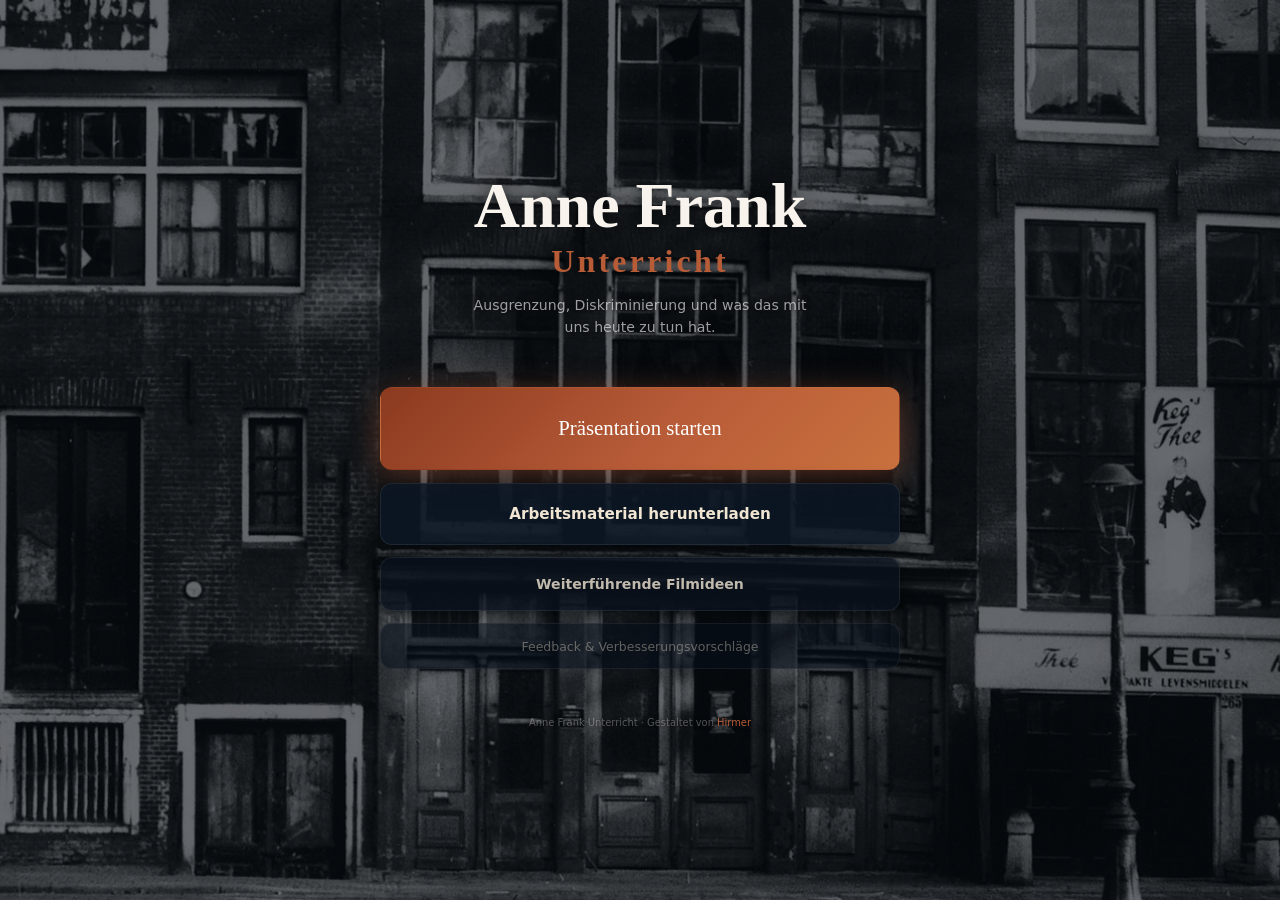
<file: index.html>
<!DOCTYPE html>
<html lang="de">
<head>
  <meta charset="UTF-8">
  <meta name="viewport" content="width=device-width, initial-scale=1.0">
  <title>Anne Frank Unterricht</title>
  <link rel="icon" href="favicon.ico" sizes="any">
  <link rel="icon" href="favicon.svg" type="image/svg+xml">
  <style>
    :root {
      --accent: #B85C38;
      --accent-hover: #C9713E;
      --cream: #EFE5D2;
      --muted: #8898AA;
      --gold: #F0BF40;
      --card-bg: rgba(12, 22, 36, 0.88);
      --card-bg-hover: rgba(20, 36, 56, 0.95);
    }

    * { box-sizing: border-box; margin: 0; padding: 0; }

    body {
      background: #06101A url('images/hinterhaus-foto.jpg') center / cover no-repeat fixed;
      min-height: 100vh;
      display: flex;
      flex-direction: column;
      align-items: center;
      justify-content: center;
      font-family: system-ui, -apple-system, "Segoe UI", Arial, sans-serif;
      color: var(--cream);
      padding: 3rem 1.4rem;
    }

    body::before {
      content: '';
      position: fixed; inset: 0;
      background: rgba(4, 10, 18, 0.55);
      pointer-events: none;
    }

    body > * { position: relative; z-index: 1; }

    /* ── Hero ── */
    .hero {
      text-align: center;
      margin-bottom: 3rem;
    }

    .hero h1 {
      font-family: Georgia, "Times New Roman", serif;
      font-size: clamp(2.4rem, 8vw, 4rem);
      line-height: 1.05;
      color: #F8F3EC;
      text-shadow: 0 2px 20px rgba(0,0,0,0.85);
    }

    .hero h1 span {
      display: block;
      color: var(--accent);
      font-size: 0.5em;
      letter-spacing: 0.1em;
      margin-top: 0.2em;
    }

    .hero p {
      margin-top: 1rem;
      font-size: 0.88rem;
      color: rgba(255,255,255,0.6);
      max-width: 340px;
      margin-left: auto;
      margin-right: auto;
      line-height: 1.55;
      text-shadow: 0 1px 8px rgba(0,0,0,0.7);
    }

    /* ── Actions ── */
    .actions {
      width: 100%;
      max-width: 520px;
      display: flex;
      flex-direction: column;
      gap: 0.8rem;
    }

    /* Shared base */
    .action {
      display: flex;
      align-items: center;
      justify-content: center;
      text-decoration: none;
      border-radius: 12px;
      border: 1px solid rgba(255,255,255,0.08);
      cursor: pointer;
      font-family: inherit;
      width: 100%;
      text-align: center;
    }

    /* Primary – Präsentation */
    .action-primary {
      background: linear-gradient(135deg, #8B3A20 0%, var(--accent) 55%, #C9713E 100%);
      padding: 1.8rem 2rem;
      box-shadow: 0 6px 32px rgba(184,92,56,0.45);
      border-color: transparent;
    }

    .action-primary:hover {
      background: linear-gradient(135deg, #9D4225 0%, #CA6A40 55%, #D8825A 100%);
      box-shadow: 0 10px 44px rgba(184,92,56,0.6);
    }

    .action-primary .label {
      font-family: Georgia, serif;
      font-size: clamp(1.1rem, 3.5vw, 1.3rem);
      color: #fff;
      font-weight: normal;
    }

    /* Secondary – Material */
    .action-secondary {
      background: var(--card-bg);
      padding: 1.3rem 1.6rem;
      box-shadow: 0 4px 20px rgba(0,0,0,0.55);
      color: var(--cream);
      font-size: 0;
    }

    .action-secondary:hover {
      background: rgba(18, 32, 50, 0.95);
      box-shadow: 0 6px 28px rgba(0,0,0,0.65);
    }

    .action-secondary .label {
      font-size: 0.95rem;
      font-weight: 600;
      color: var(--cream);
    }

    /* Material sub-items */
    .material-sub {
      background: rgba(10, 18, 30, 0.85);
      border: 1px solid rgba(255,255,255,0.07);
      border-radius: 10px;
      overflow: hidden;
      margin-top: -0.3rem;
      box-shadow: 0 4px 16px rgba(0,0,0,0.5);
    }

    .sub-item {
      display: flex;
      align-items: center;
      justify-content: space-between;
      padding: 0.9rem 1.6rem;
      font-size: 0.88rem;
      color: rgba(239,229,210,0.7);
      text-decoration: none;
      border-bottom: 1px solid rgba(255,255,255,0.05);
    }

    .sub-item:last-child { border-bottom: none; }

    .sub-item.disabled {
      pointer-events: none;
      opacity: 0.55;
    }

    .badge {
      font-size: 0.6rem;
      background: rgba(240,191,64,0.18);
      color: var(--gold);
      padding: 2px 7px;
      border-radius: 4px;
    }

    /* Tertiary – Filme */
    .action-tertiary {
      background: rgba(10, 18, 30, 0.75);
      padding: 1.1rem 1.6rem;
      box-shadow: 0 3px 14px rgba(0,0,0,0.45);
    }

    .action-tertiary:hover {
      background: rgba(16, 28, 44, 0.88);
      box-shadow: 0 5px 20px rgba(0,0,0,0.55);
    }

    .action-tertiary .label {
      font-size: 0.88rem;
      font-weight: 600;
      color: rgba(239,229,210,0.8);
    }

    /* ── Footer ── */
    footer {
      margin-top: 3rem;
      font-size: 0.62rem;
      color: rgba(255,255,255,0.3);
      text-align: center;
      text-shadow: 0 1px 4px rgba(0,0,0,0.6);
    }

    footer em { color: var(--accent); font-style: normal; }

    .action-feedback {
      background: rgba(8, 16, 28, 0.55);
      padding: 0.9rem 1.6rem;
      box-shadow: none;
      border-color: rgba(255,255,255,0.06);
      transition: background 0.25s, border-color 0.25s, box-shadow 0.3s, color 0.25s;
    }
    .action-feedback:hover {
      background: rgba(14, 26, 42, 0.88);
      border-color: rgba(196,98,60,0.45);
      box-shadow: 0 0 18px rgba(196,98,60,0.25), 0 0 40px rgba(196,98,60,0.12);
    }
    .action-feedback .label {
      font-size: 0.78rem;
      font-weight: 500;
      color: rgba(239,229,210,0.38);
      transition: color 0.25s;
    }
    .action-feedback:hover .label { color: rgba(239,229,210,0.75); }

    #fbOverlay{display:none;position:fixed;inset:0;z-index:19500;background:rgba(0,0,0,.72);backdrop-filter:blur(5px);align-items:center;justify-content:center;padding:1.5rem}
    #fbOverlay.fb-open{display:flex}
    #fbCard{background:#0d1a2b;border:1px solid rgba(255,255,255,.1);border-radius:14px;overflow:hidden;width:100%;max-width:660px;box-shadow:0 24px 80px rgba(0,0,0,.85)}
    #fbCardHead{display:flex;align-items:center;justify-content:space-between;padding:.7rem 1rem .7rem 1.2rem;border-bottom:1px solid rgba(255,255,255,.07);font-family:system-ui,sans-serif;font-size:.78rem;font-weight:600;color:rgba(239,229,210,.6)}
    #fbClose{background:none;border:none;color:rgba(255,255,255,.35);font-size:.95rem;cursor:pointer;padding:.2rem .5rem;border-radius:4px;transition:background .15s,color .15s}
    #fbClose:hover{background:rgba(255,255,255,.08);color:rgba(255,255,255,.75)}
    #fbCard iframe{display:block;width:100%;height:480px;border:none}
  </style>
</head>
<body>

  <header class="hero">
    <h1>Anne Frank<span>Unterricht</span></h1>
    <p>Ausgrenzung, Diskriminierung und was das mit uns heute zu tun hat.</p>
  </header>

  <main class="actions">

    <a class="action action-primary" href="folien.html">
      <span class="label">Präsentation starten</span>
    </a>

    <a class="action action-secondary" href="material.html">
      <span class="label">Arbeitsmaterial herunterladen</span>
    </a>

    <a class="action action-tertiary" href="filme.html">
      <span class="label">Weiterführende Filmideen</span>
    </a>

    <button class="action action-feedback" id="fbBtn">
      <span class="label">Feedback &amp; Verbesserungsvorschläge</span>
    </button>

  </main>

  <footer>Anne Frank Unterricht · Gestaltet von <em>Hirmer</em></footer>

  <div id="fbOverlay" aria-hidden="true">
    <div id="fbCard">
      <div id="fbCardHead">
        <span>Feedback &amp; Verbesserungsvorschläge</span>
        <button id="fbClose" aria-label="Schließen">✕</button>
      </div>
      <iframe src="https://forms.cloud.microsoft/e/DXzEdrGJ4R?embed=true" title="Feedback" allowfullscreen></iframe>
    </div>
  </div>
  <script>
    (function(){
      var btn=document.getElementById('fbBtn'),ov=document.getElementById('fbOverlay'),cl=document.getElementById('fbClose');
      btn.addEventListener('click',function(){ov.classList.add('fb-open');ov.setAttribute('aria-hidden','false')});
      function closeFb(){ov.classList.remove('fb-open');ov.setAttribute('aria-hidden','true')}
      cl.addEventListener('click',closeFb);
      ov.addEventListener('click',function(e){if(e.target===ov)closeFb()});
      document.addEventListener('keydown',function(e){if(e.key==='Escape'&&ov.classList.contains('fb-open'))closeFb()});
    })();
  </script>

</body>
</html>
</file>
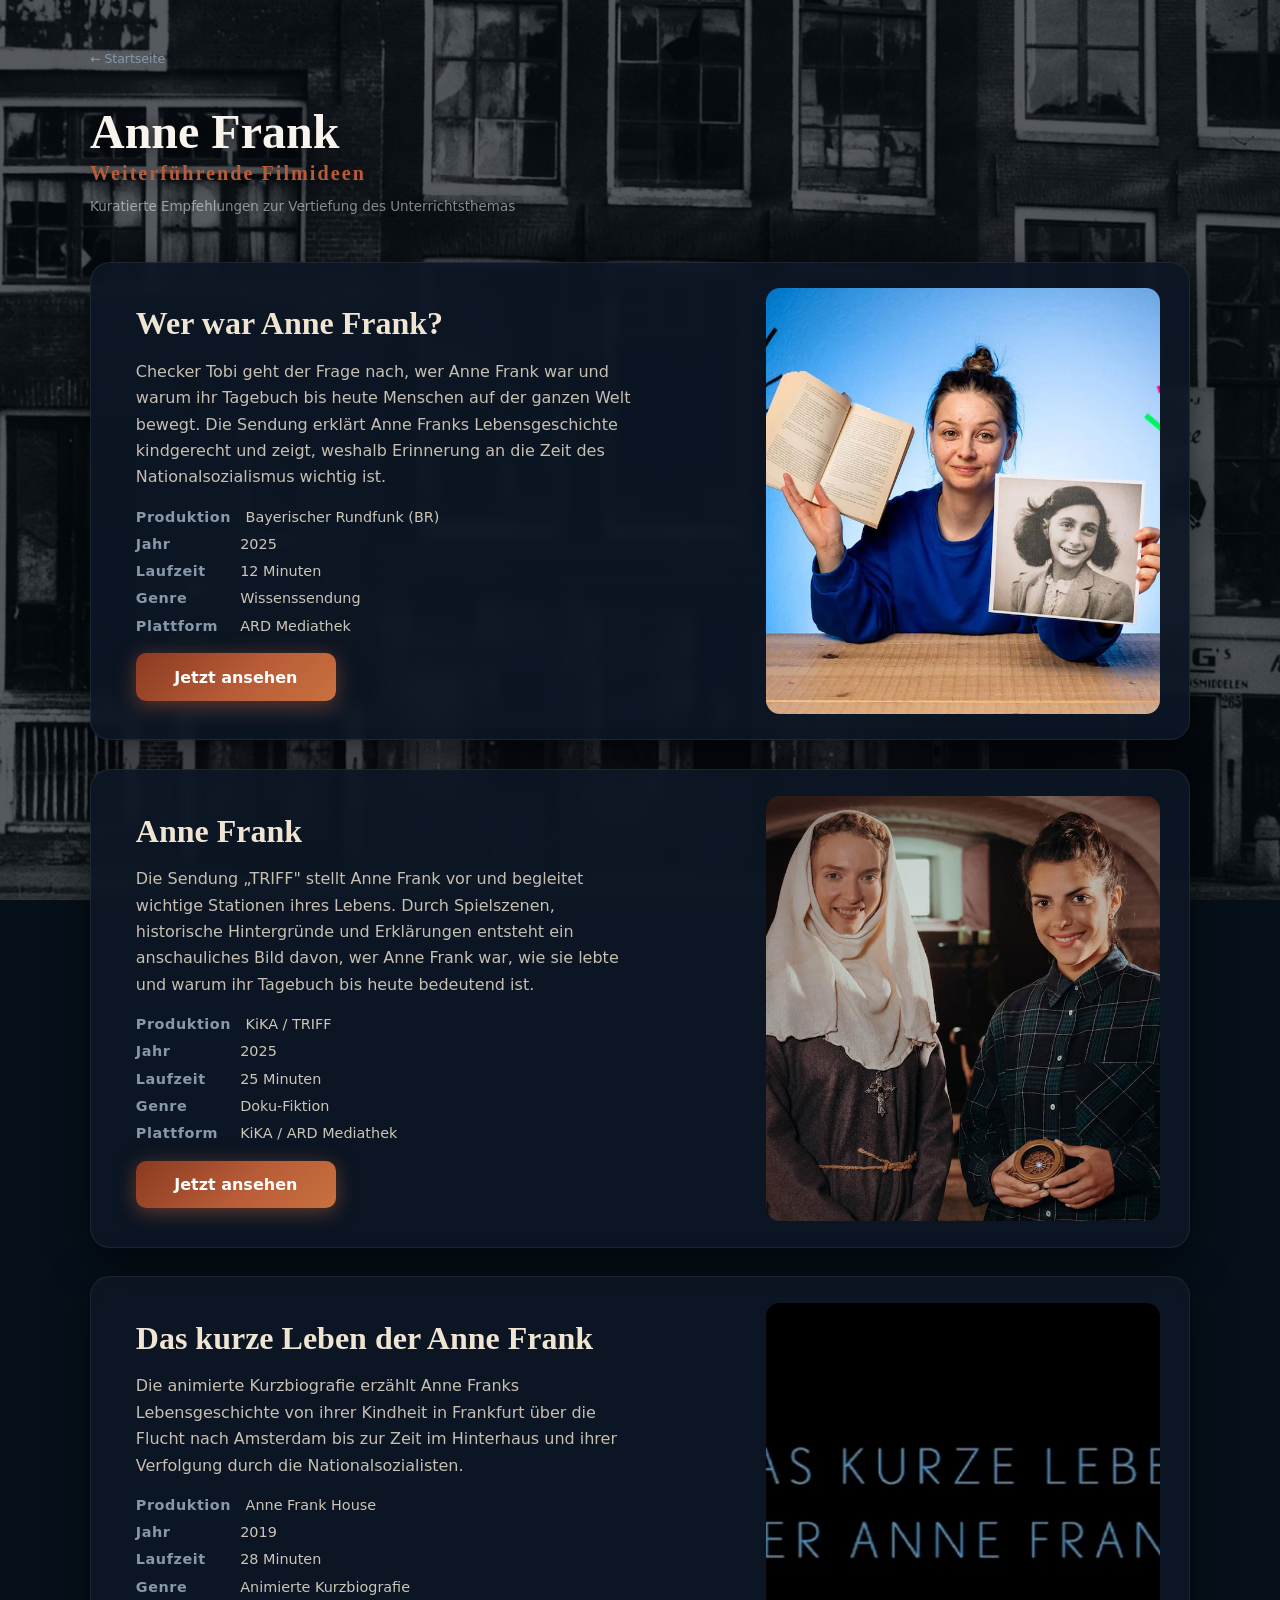
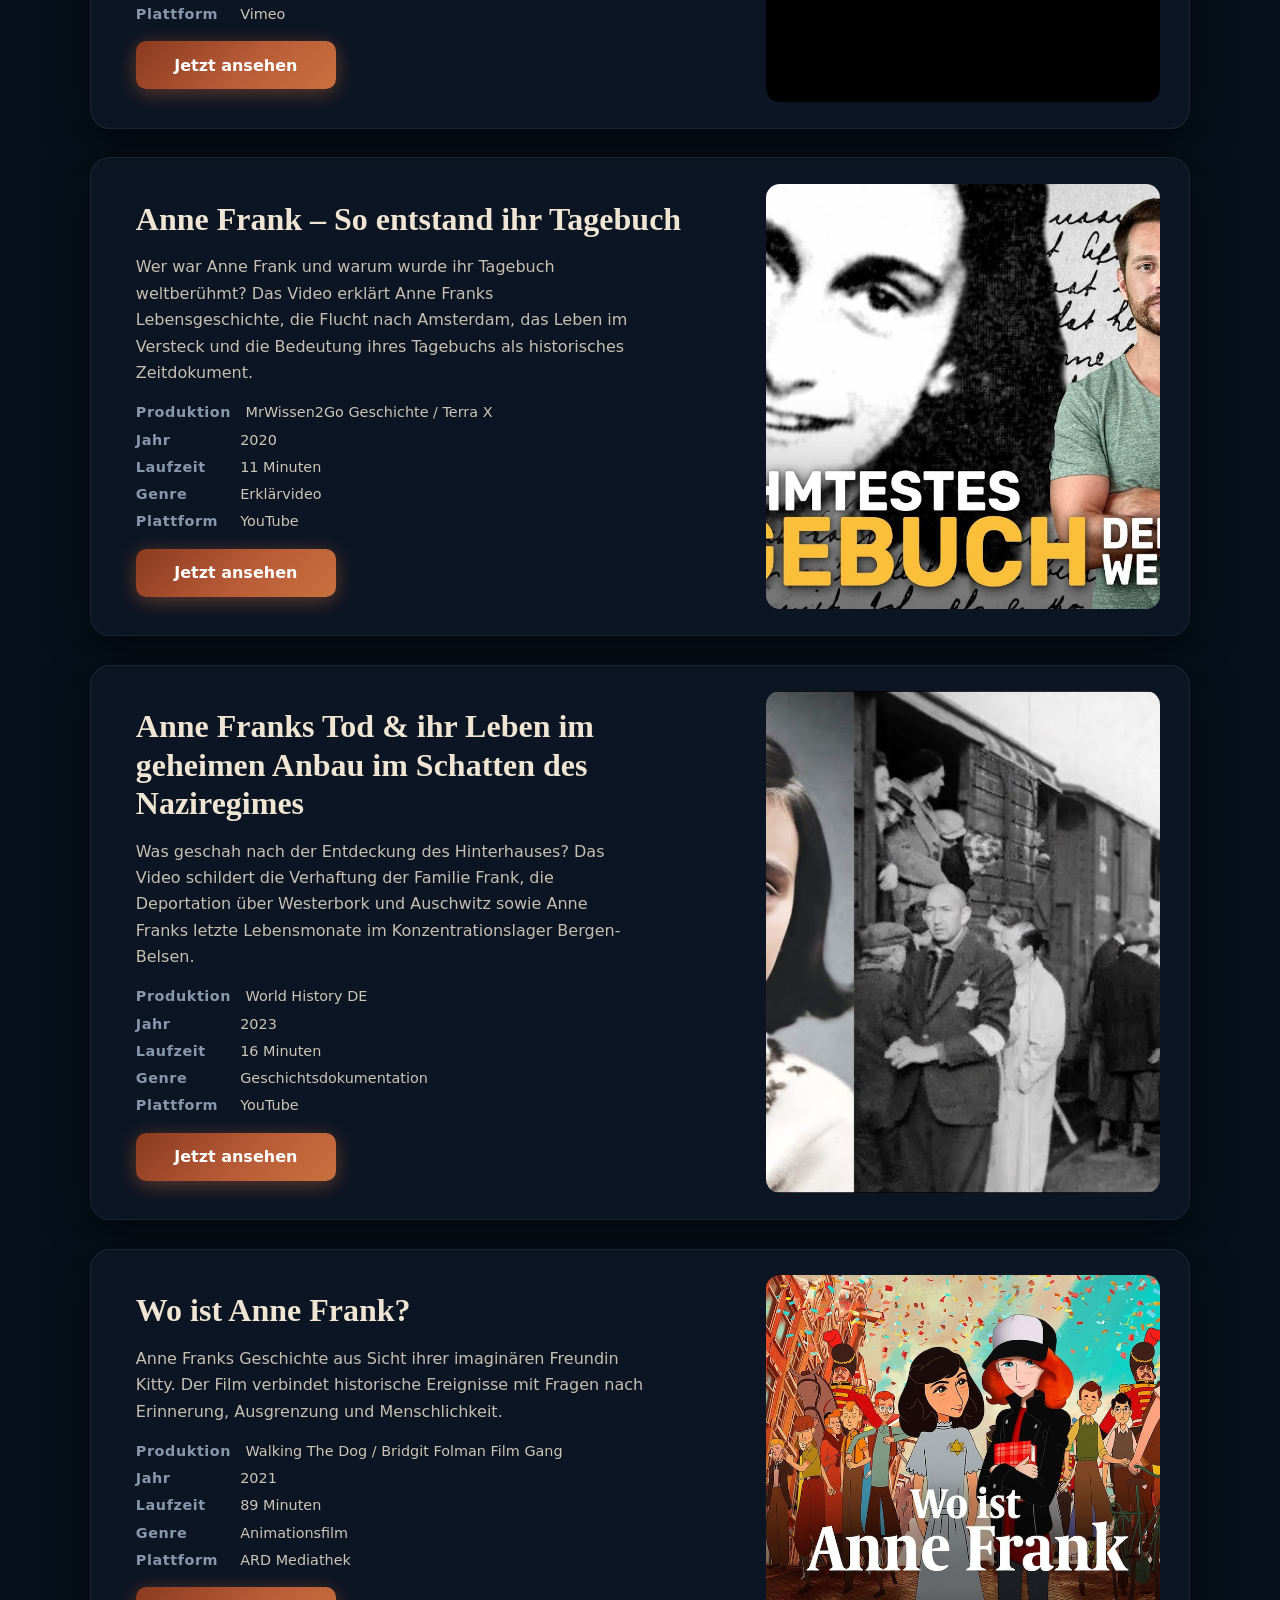
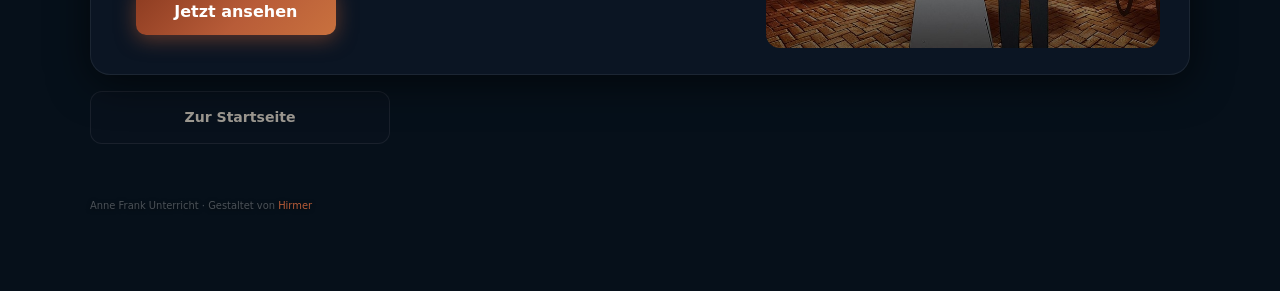
<file: filme.html>
<!DOCTYPE html>
<html lang="de">
<head>
  <meta charset="UTF-8">
  <meta name="viewport" content="width=device-width, initial-scale=1.0">
  <title>Weiterführende Filmideen – Anne Frank Unterricht</title>
  <link rel="icon" href="favicon.ico" sizes="any">
  <link rel="icon" href="favicon.svg" type="image/svg+xml">
  <style>
    :root {
      --accent:  #B85C38;
      --cream:   #EFE5D2;
      --muted:   #8898AA;
    }

    * { box-sizing: border-box; margin: 0; padding: 0; }

    body {
      background: #06101A url('images/hinterhaus-foto.jpg') center / cover no-repeat fixed;
      min-height: 100vh;
      font-family: system-ui, -apple-system, "Segoe UI", Arial, sans-serif;
      color: var(--cream);
      padding: 3rem 1.6rem 5rem;
    }

    body::before {
      content: '';
      position: fixed; inset: 0;
      background: rgba(4, 10, 18, 0.62);
      pointer-events: none;
    }

    body > * { position: relative; z-index: 1; }

    /* ── Page wrapper ── */
    .page {
      max-width: 1100px;
      margin: 0 auto;
    }

    /* ── Back link ── */
    .back-link {
      display: inline-block;
      font-size: 0.78rem;
      color: var(--muted);
      text-decoration: none;
      margin-bottom: 2.5rem;
    }
    .back-link:hover { color: var(--cream); }

    /* ── Page header ── */
    .page-header {
      margin-bottom: 3rem;
    }

    .page-header h1 {
      font-family: Georgia, "Times New Roman", serif;
      font-size: clamp(2rem, 5vw, 3rem);
      color: #F8F3EC;
      text-shadow: 0 2px 20px rgba(0,0,0,0.85);
      line-height: 1.08;
    }

    .page-header h1 span {
      display: block;
      font-size: 0.42em;
      color: var(--accent);
      letter-spacing: 0.1em;
      margin-top: 0.28em;
    }

    .page-header p {
      margin-top: 0.85rem;
      font-size: 0.84rem;
      color: rgba(255,255,255,0.5);
    }

    /* ── Film list ── */
    .film-list {
      display: flex;
      flex-direction: column;
      gap: 1.8rem;
    }

    /* ── Film card ── */
    .film-card {
      display: flex;
      align-items: stretch;
      min-height: 320px;
      background: rgba(12, 22, 36, 0.92);
      border: 1px solid rgba(255,255,255,0.07);
      border-radius: 20px;
      box-shadow: 0 8px 40px rgba(0,0,0,0.6);
      backdrop-filter: blur(6px);
      -webkit-backdrop-filter: blur(6px);
      overflow: hidden;
      text-decoration: none;
      color: inherit;
      cursor: default;
    }

    /* ── Left: text (60%) ── */
    .film-info {
      flex: 3;
      padding: 2.6rem 2.4rem 2.4rem 2.8rem;
      display: flex;
      flex-direction: column;
      gap: 1rem;
    }

    .film-title {
      font-family: Georgia, serif;
      font-size: clamp(1.5rem, 3vw, 2rem);
      color: var(--cream);
      line-height: 1.2;
    }

    .film-description {
      font-size: 1rem;
      color: rgba(239, 229, 210, 0.82);
      line-height: 1.65;
      max-width: 50ch;
    }

    /* Meta fields */
    .film-meta {
      display: flex;
      flex-direction: column;
      gap: 0.35rem;
      list-style: none;
    }

    .film-meta li {
      display: flex;
      gap: 0.9rem;
      font-size: 0.9rem;
      line-height: 1.5;
    }

    .meta-label {
      color: var(--muted);
      font-weight: 600;
      letter-spacing: 0.04em;
      min-width: 90px;
      flex-shrink: 0;
    }

    .meta-value {
      color: rgba(239, 229, 210, 0.85);
    }

    /* Button */
    .watch-btn {
      display: inline-block;
      align-self: flex-start;
      margin-top: auto;
      background: linear-gradient(135deg, #8B3A20 0%, var(--accent) 55%, #C9713E 100%);
      color: #fff;
      text-decoration: none;
      padding: 0.9rem 2.4rem;
      border-radius: 10px;
      font-size: 1rem;
      font-weight: 600;
      box-shadow: 0 4px 20px rgba(184,92,56,0.5);
      transition: background 0.15s, box-shadow 0.15s;
      cursor: pointer;
    }

    .watch-btn:hover {
      background: linear-gradient(135deg, #9D4225 0%, #CA6A40 55%, #D8825A 100%);
      box-shadow: 0 7px 30px rgba(184,92,56,0.7);
    }

    /* ── Right: thumbnail (40%) ── */
    .film-thumb-wrap {
      flex: 2;
      padding: 1.6rem 1.8rem 1.6rem 0;
      min-width: 0;
    }

    .film-thumb-wrap img,
    .film-thumb-wrap .thumb-placeholder {
      width: 100%;
      height: 100%;
      object-fit: cover;
      border-radius: 14px;
      display: block;
    }

    .thumb-placeholder {
      background: linear-gradient(145deg, #2a1a35, #4a2d58);
    }

    /* ── Back to start ── */
    .back-card {
      display: flex;
      align-items: center;
      justify-content: center;
      text-decoration: none;
      background: rgba(10, 18, 30, 0.75);
      border: 1px solid rgba(255,255,255,0.07);
      border-radius: 12px;
      padding: 1.1rem 1.6rem;
      color: rgba(239, 229, 210, 0.65);
      font-size: 0.88rem;
      font-weight: 600;
      margin-top: 1rem;
      max-width: 300px;
      transition: background 0.15s, color 0.15s;
    }

    .back-card:hover {
      background: rgba(18, 32, 50, 0.9);
      color: var(--cream);
    }

    /* ── Footer ── */
    footer {
      margin-top: 3.5rem;
      font-size: 0.62rem;
      color: rgba(255,255,255,0.28);
      text-shadow: 0 1px 4px rgba(0,0,0,0.6);
    }
    footer em { color: var(--accent); font-style: normal; }

    /* ── Responsive ── */
    @media (max-width: 640px) {
      .film-card {
        flex-direction: column;
        min-height: unset;
      }
      .film-info {
        padding: 1.8rem;
      }
      .film-thumb-wrap {
        padding: 0 1.8rem 1.8rem;
        height: 220px;
      }
    }
  </style>
</head>
<body>

<div class="page">

  <a class="back-link" href="index.html">← Startseite</a>

  <header class="page-header">
    <h1>Anne Frank<span>Weiterführende Filmideen</span></h1>
    <p>Kuratierte Empfehlungen zur Vertiefung des Unterrichtsthemas</p>
  </header>

  <main class="film-list">

    <div class="film-card">
      <div class="film-info">

        <h2 class="film-title">Wer war Anne Frank?</h2>

        <p class="film-description">
          Checker Tobi geht der Frage nach, wer Anne Frank war und warum ihr Tagebuch bis heute
          Menschen auf der ganzen Welt bewegt. Die Sendung erklärt Anne Franks Lebensgeschichte
          kindgerecht und zeigt, weshalb Erinnerung an die Zeit des Nationalsozialismus wichtig ist.
        </p>

        <ul class="film-meta">
          <li>
            <span class="meta-label">Produktion</span>
            <span class="meta-value">Bayerischer Rundfunk (BR)</span>
          </li>
          <li>
            <span class="meta-label">Jahr</span>
            <span class="meta-value">2025</span>
          </li>
          <li>
            <span class="meta-label">Laufzeit</span>
            <span class="meta-value">12 Minuten</span>
          </li>
          <li>
            <span class="meta-label">Genre</span>
            <span class="meta-value">Wissenssendung</span>
          </li>
          <li>
            <span class="meta-label">Plattform</span>
            <span class="meta-value">ARD Mediathek</span>
          </li>
        </ul>

        <a class="watch-btn"
           href="https://www.ardmediathek.de/video/die-checker-webshow/wer-war-anne-frank/br/Y3JpZDovL2JyLmRlL2Jyb2FkY2FzdC9mM2Y2Y2YwZS0wY2U1LTQyNzYtODc4Zi1jMWM4ODlhM2E0Zjlfb25saW5lYnJvYWRjYXN0"
           target="_blank" rel="noopener">
          Jetzt ansehen
        </a>

      </div>

      <div class="film-thumb-wrap">
        <img src="images/FilmBilder/checker.png" alt="Wer war Anne Frank? – Die Checker Webshow">
      </div>
    </div>

    <div class="film-card">
      <div class="film-info">

        <h2 class="film-title">Anne Frank</h2>

        <p class="film-description">
          Die Sendung „TRIFF" stellt Anne Frank vor und begleitet wichtige Stationen ihres Lebens.
          Durch Spielszenen, historische Hintergründe und Erklärungen entsteht ein anschauliches Bild
          davon, wer Anne Frank war, wie sie lebte und warum ihr Tagebuch bis heute bedeutend ist.
        </p>

        <ul class="film-meta">
          <li>
            <span class="meta-label">Produktion</span>
            <span class="meta-value">KiKA / TRIFF</span>
          </li>
          <li>
            <span class="meta-label">Jahr</span>
            <span class="meta-value">2025</span>
          </li>
          <li>
            <span class="meta-label">Laufzeit</span>
            <span class="meta-value">25 Minuten</span>
          </li>
          <li>
            <span class="meta-label">Genre</span>
            <span class="meta-value">Doku-Fiktion</span>
          </li>
          <li>
            <span class="meta-label">Plattform</span>
            <span class="meta-value">KiKA / ARD Mediathek</span>
          </li>
        </ul>

        <a class="watch-btn"
           href="https://www.ardmediathek.de/video/triff/anne-frank/kika/Y3JpZDovL2tpa2EuZGUvcHVibGlrYXRpb24vY29udGVudC03MjkyOF8xNzM3NTcwMzAwMDAw"
           target="_blank" rel="noopener">
          Jetzt ansehen
        </a>

      </div>

      <div class="film-thumb-wrap">
        <img src="images/FilmBilder/TriffAnne.png" alt="Anne Frank – TRIFF">
      </div>
    </div>

    <div class="film-card">
      <div class="film-info">

        <h2 class="film-title">Das kurze Leben der Anne Frank</h2>

        <p class="film-description">
          Die animierte Kurzbiografie erzählt Anne Franks Lebensgeschichte von ihrer Kindheit
          in Frankfurt über die Flucht nach Amsterdam bis zur Zeit im Hinterhaus und ihrer
          Verfolgung durch die Nationalsozialisten.
        </p>

        <ul class="film-meta">
          <li>
            <span class="meta-label">Produktion</span>
            <span class="meta-value">Anne Frank House</span>
          </li>
          <li>
            <span class="meta-label">Jahr</span>
            <span class="meta-value">2019</span>
          </li>
          <li>
            <span class="meta-label">Laufzeit</span>
            <span class="meta-value">28 Minuten</span>
          </li>
          <li>
            <span class="meta-label">Genre</span>
            <span class="meta-value">Animierte Kurzbiografie</span>
          </li>
          <li>
            <span class="meta-label">Plattform</span>
            <span class="meta-value">Vimeo</span>
          </li>
        </ul>

        <a class="watch-btn"
           href="https://vimeo.com/329564758/5d00be0e79"
           target="_blank" rel="noopener">
          Jetzt ansehen
        </a>

      </div>

      <div class="film-thumb-wrap">
        <img src="images/FilmBilder/KurzeLeben.png" alt="Das kurze Leben der Anne Frank">
      </div>
    </div>

    <div class="film-card">
      <div class="film-info">

        <h2 class="film-title">Anne Frank – So entstand ihr Tagebuch</h2>

        <p class="film-description">
          Wer war Anne Frank und warum wurde ihr Tagebuch weltberühmt?
          Das Video erklärt Anne Franks Lebensgeschichte, die Flucht nach Amsterdam,
          das Leben im Versteck und die Bedeutung ihres Tagebuchs als historisches Zeitdokument.
        </p>

        <ul class="film-meta">
          <li>
            <span class="meta-label">Produktion</span>
            <span class="meta-value">MrWissen2Go Geschichte / Terra X</span>
          </li>
          <li>
            <span class="meta-label">Jahr</span>
            <span class="meta-value">2020</span>
          </li>
          <li>
            <span class="meta-label">Laufzeit</span>
            <span class="meta-value">11 Minuten</span>
          </li>
          <li>
            <span class="meta-label">Genre</span>
            <span class="meta-value">Erklärvideo</span>
          </li>
          <li>
            <span class="meta-label">Plattform</span>
            <span class="meta-value">YouTube</span>
          </li>
        </ul>

        <a class="watch-btn"
           href="https://www.youtube.com/watch?v=tIGhvjegg5s"
           target="_blank" rel="noopener">
          Jetzt ansehen
        </a>

      </div>

      <div class="film-thumb-wrap">
        <img src="images/FilmBilder/MrWissen.jpg" alt="Anne Frank – So entstand ihr Tagebuch">
      </div>
    </div>

    <div class="film-card">
      <div class="film-info">

        <h2 class="film-title">Anne Franks Tod &amp; ihr Leben im geheimen Anbau im Schatten des Naziregimes</h2>

        <p class="film-description">
          Was geschah nach der Entdeckung des Hinterhauses? Das Video schildert die Verhaftung
          der Familie Frank, die Deportation über Westerbork und Auschwitz sowie Anne Franks
          letzte Lebensmonate im Konzentrationslager Bergen-Belsen.
        </p>

        <ul class="film-meta">
          <li>
            <span class="meta-label">Produktion</span>
            <span class="meta-value">World History DE</span>
          </li>
          <li>
            <span class="meta-label">Jahr</span>
            <span class="meta-value">2023</span>
          </li>
          <li>
            <span class="meta-label">Laufzeit</span>
            <span class="meta-value">16 Minuten</span>
          </li>
          <li>
            <span class="meta-label">Genre</span>
            <span class="meta-value">Geschichtsdokumentation</span>
          </li>
          <li>
            <span class="meta-label">Plattform</span>
            <span class="meta-value">YouTube</span>
          </li>
        </ul>

        <a class="watch-btn"
           href="https://www.youtube.com/watch?v=vvbeGP140Ko&t=569s"
           target="_blank" rel="noopener">
          Jetzt ansehen
        </a>

      </div>

      <div class="film-thumb-wrap">
        <img src="images/FilmBilder/worldHistory.jpg" alt="Anne Frank – Verhaftung, Deportation und Tod">
      </div>
    </div>

    <div class="film-card">
      <div class="film-info">

        <h2 class="film-title">Wo ist Anne Frank?</h2>

        <p class="film-description">
          Anne Franks Geschichte aus Sicht ihrer imaginären Freundin Kitty.
          Der Film verbindet historische Ereignisse mit Fragen nach Erinnerung,
          Ausgrenzung und Menschlichkeit.
        </p>

        <ul class="film-meta">
          <li>
            <span class="meta-label">Produktion</span>
            <span class="meta-value">Walking The Dog / Bridgit Folman Film Gang</span>
          </li>
          <li>
            <span class="meta-label">Jahr</span>
            <span class="meta-value">2021</span>
          </li>
          <li>
            <span class="meta-label">Laufzeit</span>
            <span class="meta-value">89 Minuten</span>
          </li>
          <li>
            <span class="meta-label">Genre</span>
            <span class="meta-value">Animationsfilm</span>
          </li>
          <li>
            <span class="meta-label">Plattform</span>
            <span class="meta-value">ARD Mediathek</span>
          </li>
        </ul>

        <a class="watch-btn"
           href="https://www.ardmediathek.de/video/kinder-und-familienfilme/wo-ist-anne-frank/hr/YTliNWY4NTUtZTFjMC00Mzg5LTk1MTItZDA4MmVmZjQ4MDJh"
           target="_blank" rel="noopener">
          Jetzt ansehen
        </a>

      </div>

      <div class="film-thumb-wrap">
        <img src="images/FilmBilder/WoIst.jpeg" alt="Wo ist Anne Frank?">
      </div>
    </div>

  </main>

  <a class="back-card" href="index.html">Zur Startseite</a>

  <footer>Anne Frank Unterricht · Gestaltet von <em>Hirmer</em></footer>

</div>

</body>
</html>
</file>
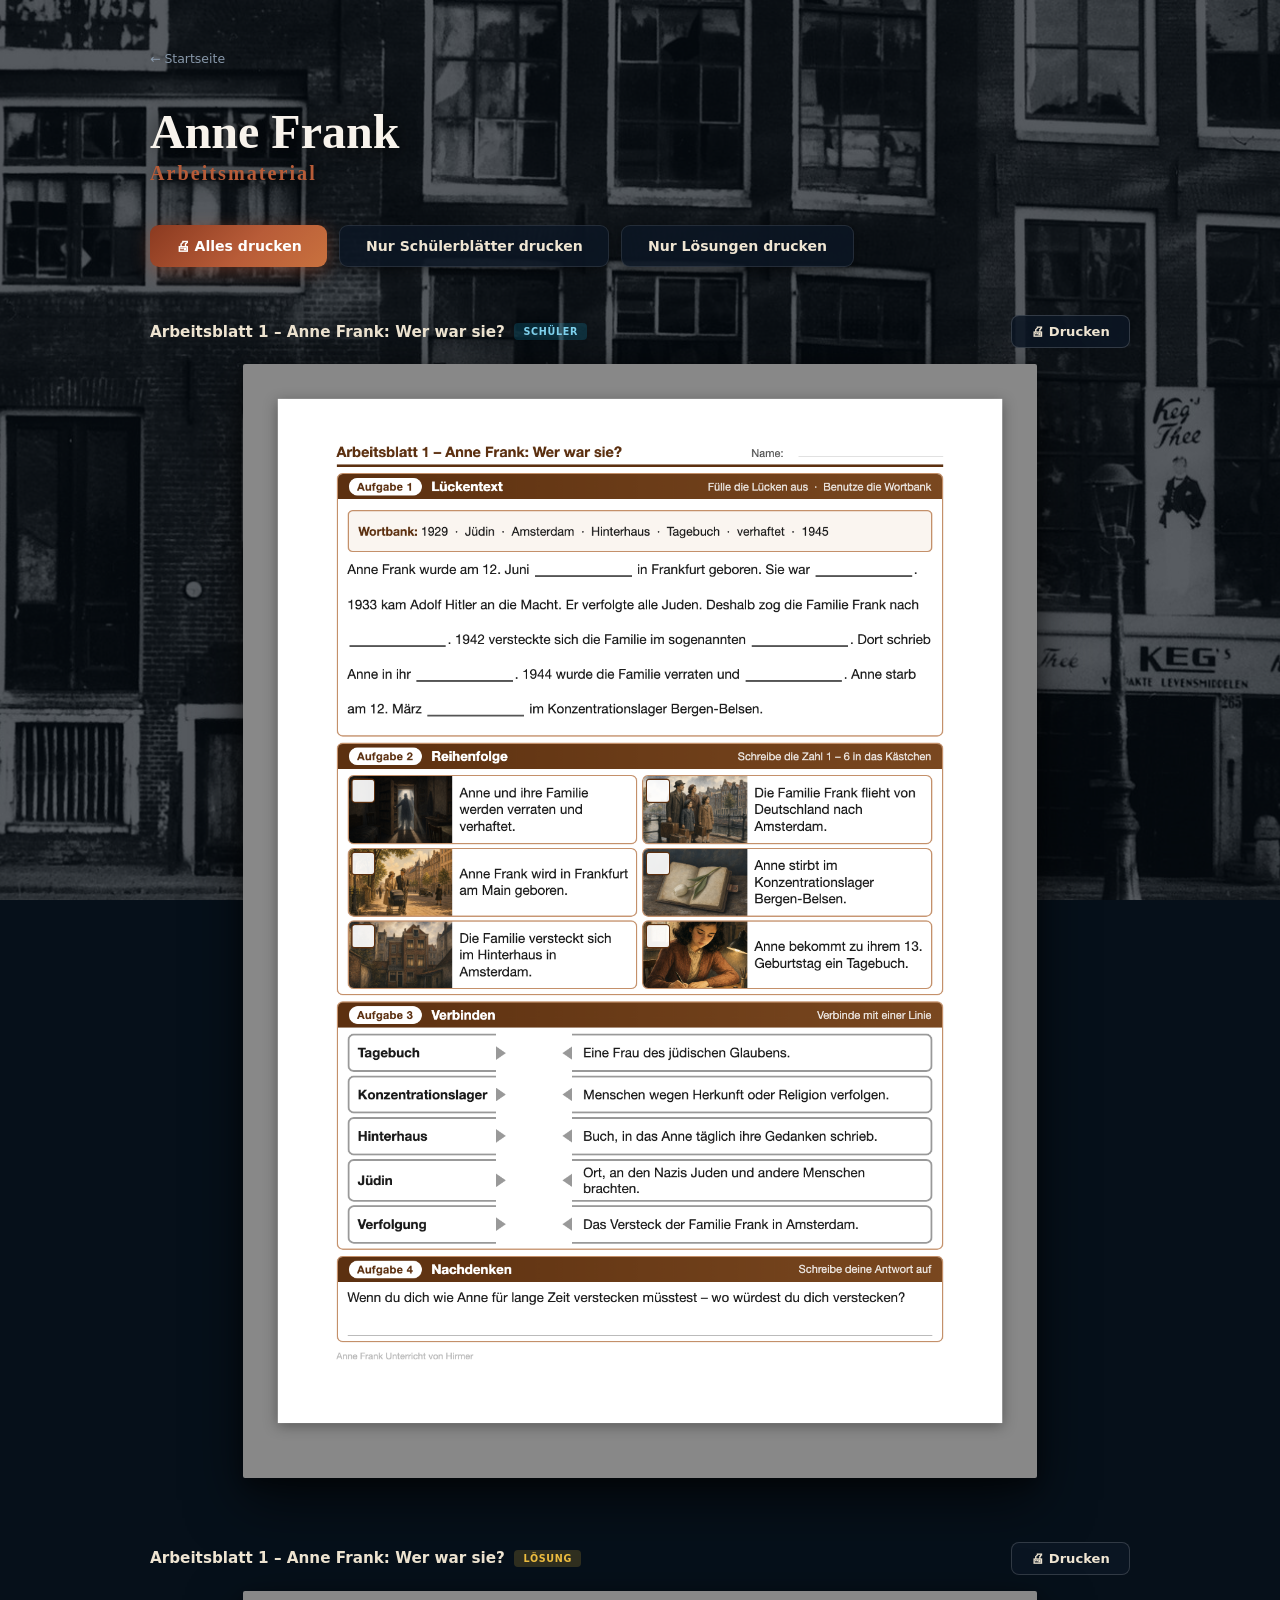
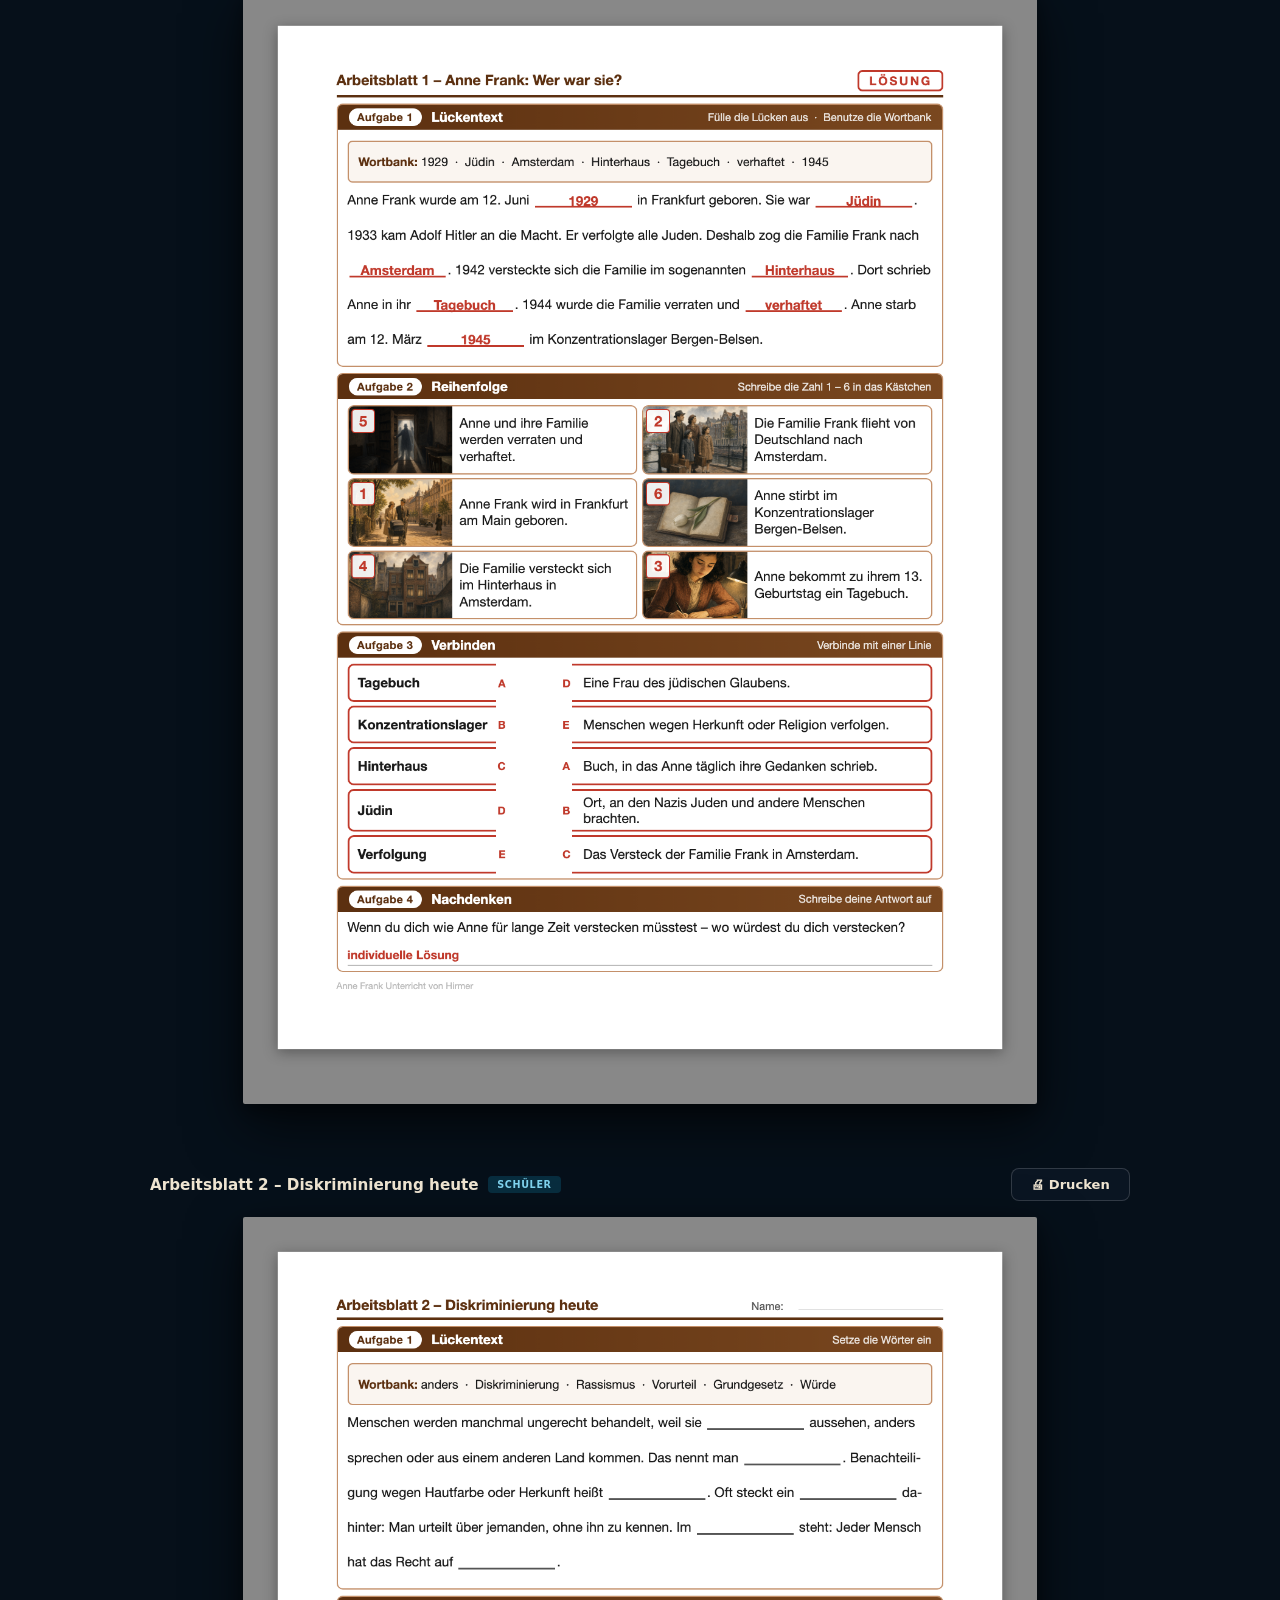
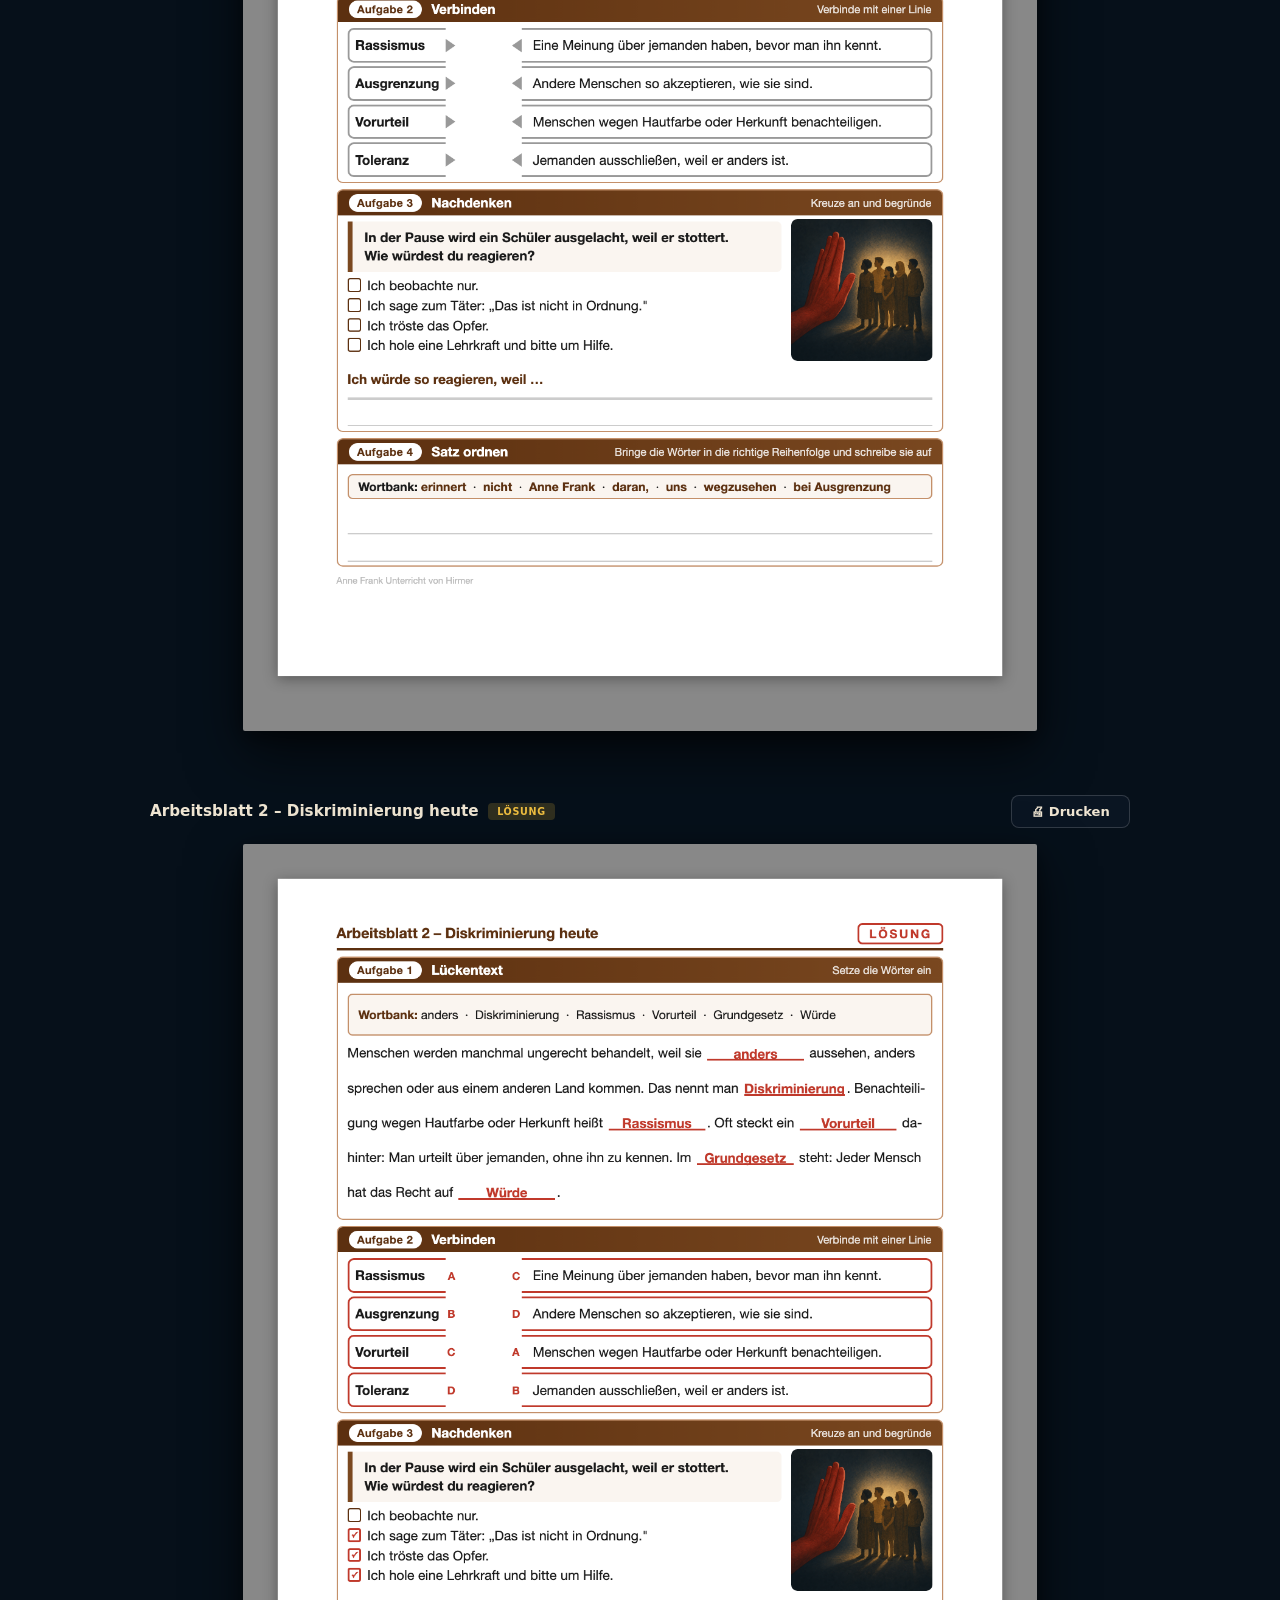
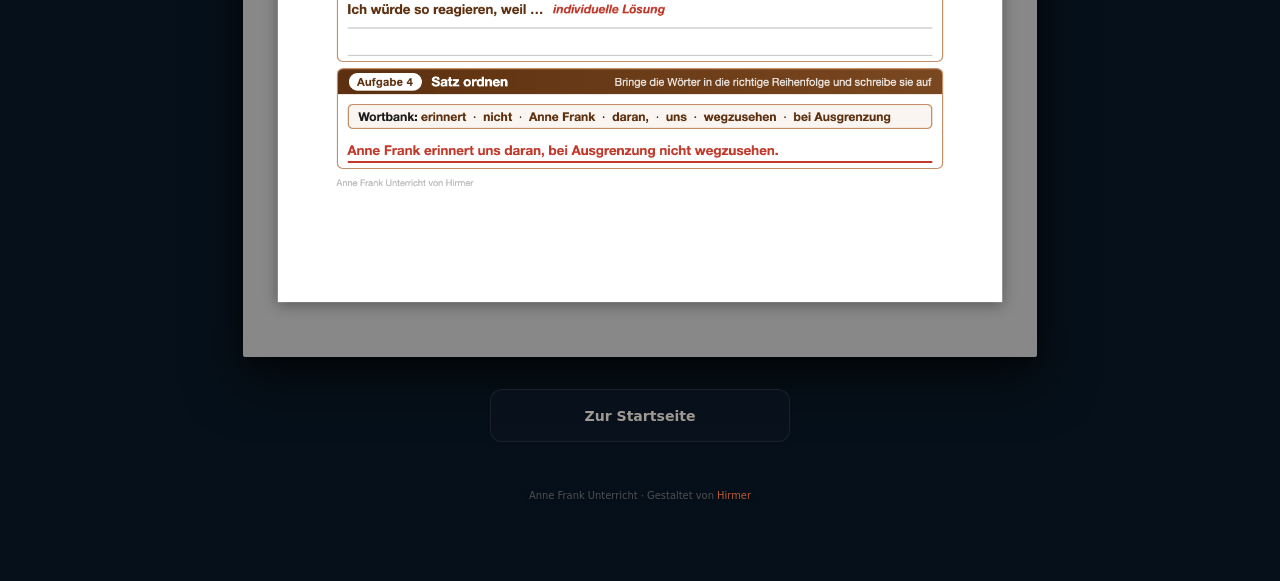
<file: material.html>
<!DOCTYPE html>
<html lang="de">
<head>
  <meta charset="UTF-8">
  <meta name="viewport" content="width=device-width, initial-scale=1.0">
  <title>Arbeitsmaterial – Anne Frank Unterricht</title>
  <link rel="icon" href="favicon.ico" sizes="any">
  <link rel="icon" href="favicon.svg" type="image/svg+xml">
  <style>
    :root {
      --accent: #B85C38;
      --cream:  #EFE5D2;
      --muted:  #8898AA;
      --gold:   #F0BF40;
    }

    * { box-sizing: border-box; margin: 0; padding: 0; }

    body {
      background: #06101A url('images/hinterhaus-foto.jpg') center / cover no-repeat fixed;
      min-height: 100vh;
      font-family: system-ui, -apple-system, "Segoe UI", Arial, sans-serif;
      color: var(--cream);
      padding: 3rem 1.6rem 5rem;
    }

    body::before {
      content: '';
      position: fixed; inset: 0;
      background: rgba(4, 10, 18, 0.62);
      pointer-events: none;
      z-index: 0;
    }

    .page-ui {
      max-width: 980px;
      margin: 0 auto 3rem;
      position: relative;
      z-index: 1;
    }

    .back-link {
      display: inline-block;
      font-size: 0.78rem;
      color: var(--muted);
      text-decoration: none;
      margin-bottom: 2.5rem;
    }
    .back-link:hover { color: var(--cream); }

    .page-header { margin-bottom: 2.5rem; }

    .page-header h1 {
      font-family: Georgia, "Times New Roman", serif;
      font-size: clamp(2rem, 5vw, 3rem);
      color: #F8F3EC;
      text-shadow: 0 2px 20px rgba(0,0,0,0.85);
      line-height: 1.08;
    }

    .page-header h1 span {
      display: block;
      font-size: 0.42em;
      color: var(--accent);
      letter-spacing: 0.1em;
      margin-top: 0.28em;
    }

    /* ── Bulk print buttons ── */
    .print-controls {
      display: flex;
      gap: 0.75rem;
      flex-wrap: wrap;
    }

    .btn {
      font-family: inherit;
      font-size: 0.88rem;
      font-weight: 600;
      padding: 0.75rem 1.6rem;
      border-radius: 9px;
      border: none;
      cursor: pointer;
      transition: background 0.15s, box-shadow 0.15s;
      display: inline-flex;
      align-items: center;
      gap: 0.4rem;
    }

    .btn-primary {
      background: linear-gradient(135deg, #8B3A20 0%, var(--accent) 55%, #C9713E 100%);
      color: #fff;
      box-shadow: 0 4px 18px rgba(184,92,56,0.45);
    }
    .btn-primary:hover {
      background: linear-gradient(135deg, #9D4225 0%, #CA6A40 55%, #D8825A 100%);
    }

    .btn-ghost {
      background: rgba(12, 22, 36, 0.88);
      color: var(--cream);
      border: 1px solid rgba(255,255,255,0.1);
      box-shadow: 0 3px 12px rgba(0,0,0,0.4);
    }
    .btn-ghost:hover { background: rgba(20, 36, 56, 0.95); }

    /* ── Materials list ── */
    #materials-container {
      max-width: 980px;
      margin: 0 auto;
      display: flex;
      flex-direction: column;
      gap: 4rem;
      position: relative;
      z-index: 1;
    }

    /* ── Per-sheet card ── */
    .material-card {
      background: transparent;
      padding: 0;
    }

    .material-toolbar {
      display: flex;
      align-items: center;
      gap: 0.7rem;
      margin-bottom: 1rem;
    }

    .material-heading {
      display: flex;
      align-items: center;
      gap: 0.6rem;
      flex: 1;
      min-width: 0;
    }

    .material-heading h2 {
      font-size: 0.95rem;
      font-weight: 700;
      color: var(--cream);
      white-space: nowrap;
      overflow: hidden;
      text-overflow: ellipsis;
    }

    .badge {
      font-size: 0.6rem;
      font-weight: 700;
      letter-spacing: 0.07em;
      text-transform: uppercase;
      padding: 3px 9px;
      border-radius: 4px;
      white-space: nowrap;
      flex-shrink: 0;
    }
    .badge-schueler { background: rgba(26,183,234,0.18); color: #80d4f0; }
    .badge-loesung  { background: rgba(240,191,64,0.18);  color: var(--gold); }

    .print-btn {
      flex-shrink: 0;
      font-family: inherit;
      font-size: 0.82rem;
      font-weight: 700;
      padding: 0.5rem 1.2rem;
      border-radius: 8px;
      border: 1px solid rgba(255,255,255,0.16);
      background: rgba(12, 22, 36, 0.88);
      color: var(--cream);
      cursor: pointer;
      transition: background 0.15s, color 0.15s;
      white-space: nowrap;
      display: inline-flex;
      align-items: center;
      gap: 0.35rem;
    }
    .print-btn:hover { background: rgba(20,36,56,0.95); }

    /* ── PNG preview ── */
    .preview-wrap {
      display: flex;
      justify-content: center;
      padding: 0;
      text-decoration: none;
    }

    .sheet-preview {
      width: min(100%, 794px);
      height: auto;
      display: block;
      background: white;
      border-radius: 2px;
      box-shadow:
        0 22px 55px rgba(0,0,0,0.62),
        0 6px 18px rgba(0,0,0,0.38);
    }

    /* ── Back card & footer ── */
    .back-card {
      display: flex;
      align-items: center;
      justify-content: center;
      text-decoration: none;
      background: rgba(10,18,30,0.75);
      border: 1px solid rgba(255,255,255,0.07);
      border-radius: 12px;
      padding: 1.1rem 1.6rem;
      color: rgba(239,229,210,0.65);
      font-size: 0.88rem;
      font-weight: 600;
      max-width: 300px;
      margin: 2rem auto 0;
      transition: background 0.15s, color 0.15s;
      position: relative;
      z-index: 1;
    }
    .back-card:hover { background: rgba(18,32,50,0.9); color: var(--cream); }

    footer {
      text-align: center;
      margin-top: 3rem;
      font-size: 0.62rem;
      color: rgba(255,255,255,0.28);
      text-shadow: 0 1px 4px rgba(0,0,0,0.6);
      position: relative;
      z-index: 1;
    }
    footer em { color: var(--accent); font-style: normal; }
  </style>
</head>
<body>

<div class="page-ui">
  <a class="back-link" href="index.html">← Startseite</a>

  <header class="page-header">
    <h1>Anne Frank<span>Arbeitsmaterial</span></h1>
  </header>

  <div class="print-controls">
    <button class="btn btn-primary" onclick="printPDF('Arbeitsblaetter/Pdf_Alle_Blaetter.pdf')">🖨 Alles drucken</button>
    <button class="btn btn-ghost"   onclick="printPDF('Arbeitsblaetter/Pdf_Nur_Schuelerblaetter.pdf')">Nur Schülerblätter drucken</button>
    <button class="btn btn-ghost"   onclick="printPDF('Arbeitsblaetter/Pdf_Nur_Loesungsblaetter.pdf')">Nur Lösungen drucken</button>
  </div>
</div>

<div id="materials-container"></div>

<a class="back-card" href="index.html">Zur Startseite</a>
<footer>Anne Frank Unterricht · Gestaltet von <em>Hirmer</em></footer>

<script>
const MATERIALS = [
  {
    id:      'ab1-s',
    type:    'SCHÜLER',
    title:   'Arbeitsblatt 1 – Anne Frank: Wer war sie?',
    pdf:     'Arbeitsblaetter/Pdf_AB1_AnneFrank_S.pdf',
    preview: 'Arbeitsblaetter/previews/Png_AB1_AnneFrank_S.png'
  },
  {
    id:      'ab1-l',
    type:    'LÖSUNG',
    title:   'Arbeitsblatt 1 – Anne Frank: Wer war sie?',
    pdf:     'Arbeitsblaetter/Pdf_AB1_AnneFrank_L.pdf',
    preview: 'Arbeitsblaetter/previews/Png_AB1_AnneFrank_L.png'
  },
  {
    id:      'ab2-s',
    type:    'SCHÜLER',
    title:   'Arbeitsblatt 2 – Diskriminierung heute',
    pdf:     'Arbeitsblaetter/Pdf_AB2_Diskriminierung_S.pdf',
    preview: 'Arbeitsblaetter/previews/Png_AB2_Diskriminierung_S.png'
  },
  {
    id:      'ab2-l',
    type:    'LÖSUNG',
    title:   'Arbeitsblatt 2 – Diskriminierung heute',
    pdf:     'Arbeitsblaetter/Pdf_AB2_Diskriminierung_L.pdf',
    preview: 'Arbeitsblaetter/previews/Png_AB2_Diskriminierung_L.png'
  }
];

const container = document.getElementById('materials-container');

for (const m of MATERIALS) {
  const badgeClass = m.type === 'SCHÜLER' ? 'badge-schueler' : 'badge-loesung';

  const card = document.createElement('section');
  card.className = 'material-card';
  card.dataset.type = m.type;

  card.innerHTML =
    `<div class="material-toolbar">` +
      `<div class="material-heading">` +
        `<h2>${m.title}</h2>` +
        `<span class="badge ${badgeClass}">${m.type}</span>` +
      `</div>` +
      `<button class="print-btn" data-pdf="${m.pdf}">🖨 Drucken</button>` +
    `</div>` +
    `<a class="preview-wrap" href="${m.pdf}" target="_blank">` +
      `<img class="sheet-preview" src="${m.preview}" alt="${m.title}" loading="lazy">` +
    `</a>`;

  container.appendChild(card);
}

container.addEventListener('click', e => {
  const btn = e.target.closest('.print-btn');
  if (btn) {
    e.preventDefault();
    printPDF(btn.dataset.pdf);
  }
});

function printPDF(url) {
  const iframe = document.createElement('iframe');
  iframe.style.cssText = 'position:fixed;right:0;bottom:0;width:0;height:0;border:0';
  iframe.src = url;
  iframe.onload = () => setTimeout(() => {
    iframe.contentWindow.focus();
    iframe.contentWindow.print();
  }, 300);
  document.body.appendChild(iframe);
}

</script>


</body>
</html>
</file>
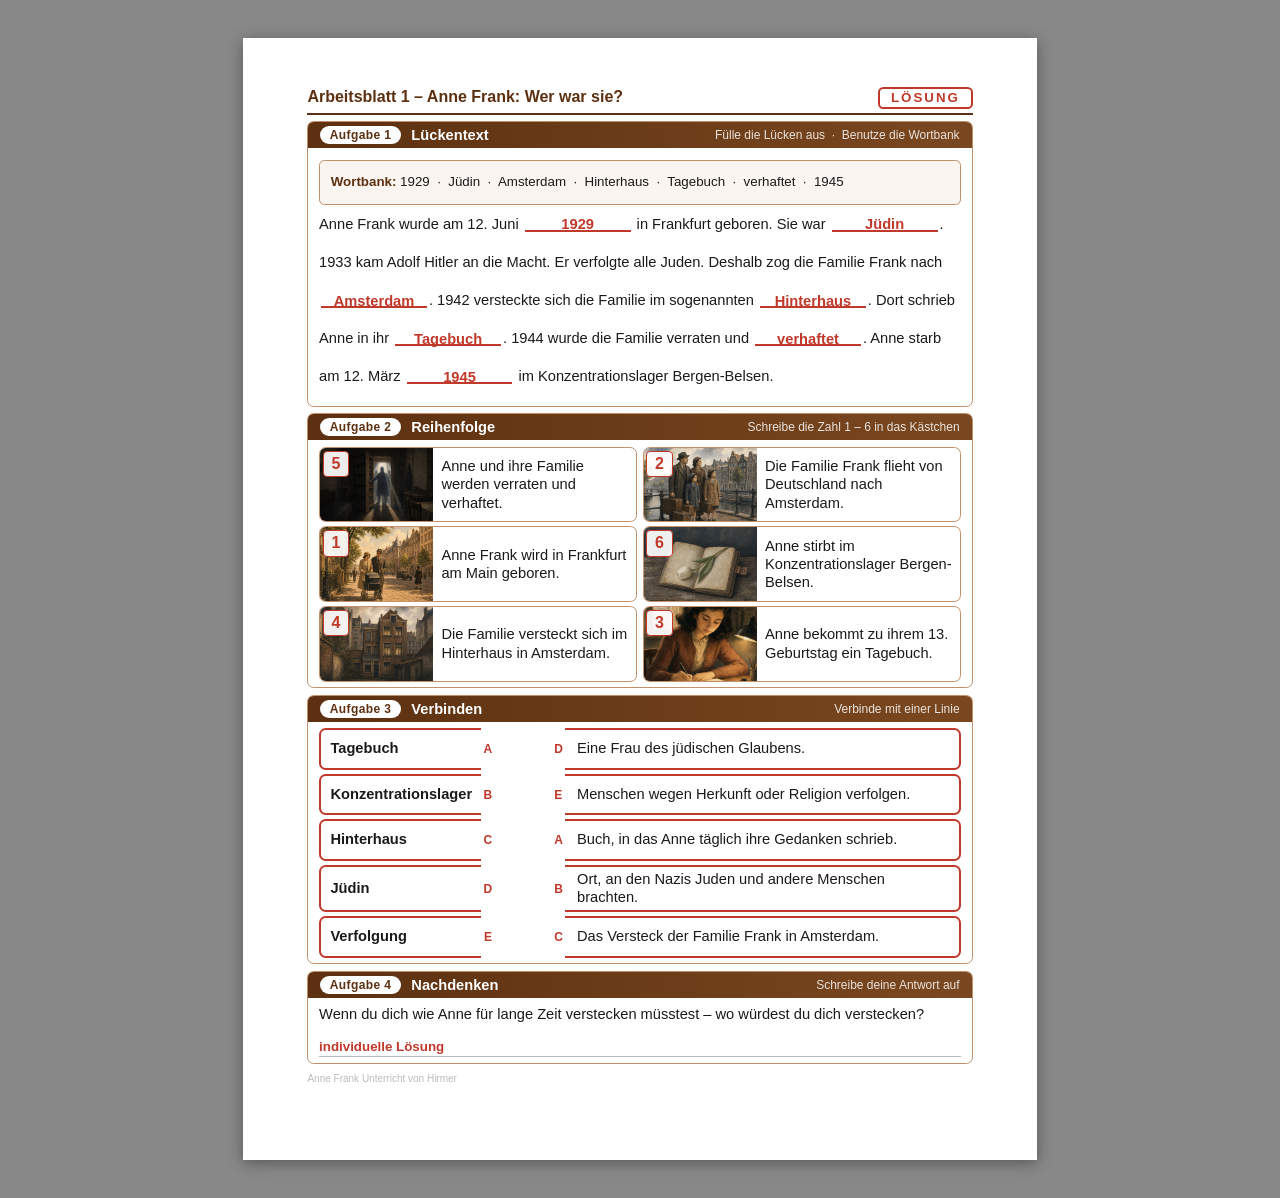
<file: Arbeitsblaetter/Html_AB1_AnneFrank_L.html>
<!DOCTYPE html>
<html lang="de">
<head>
  <meta charset="UTF-8">
  <title>AB 1 – Anne Frank: Wer war sie? – LÖSUNG</title>
  <style>
    @page { size: A4; margin: 0; }

    :root {
      --accent:        #5c3010;
      --accent-mid:    #7a4820;
      --accent-border: #c4906a;
      --accent-light:  #f2e4d8;
      --accent-bg:     #faf5f0;
      --rot:           #c0392b;
    }

    *, *::before, *::after { box-sizing: border-box; margin: 0; padding: 0; }

    body {
      font-family: 'Helvetica Neue', Helvetica, Arial, sans-serif;
      font-size: 11pt;
      color: #1a1a1a;
      background: #888;
      padding: 10mm;
    }

    @media print {
      html, body { width: 210mm; height: 297mm; margin: 0; padding: 0; }
      .page {
        width: 210mm;
        height: 297mm;
        min-height: 297mm;
        max-height: 297mm;
        overflow: hidden;
        box-shadow: none;
        margin: 0;
      }
    }

    .page {
      width: 210mm;
      height: 297mm;
      min-height: 297mm;
      max-height: 297mm;
      overflow: hidden;
      box-sizing: border-box;
      background: white;
      margin: 0 auto;
      padding: 13mm 17mm 11mm 17mm;
      box-shadow: 0 3px 14px rgba(0,0,0,0.35);
    }

    /* ════════════════════════════════════════════════
       HEADER
    ════════════════════════════════════════════════ */
    .page-header {
      display: flex;
      justify-content: space-between;
      align-items: baseline;
      border-bottom: 2pt solid var(--accent);
      padding-bottom: 3pt;
      margin-bottom: 5pt;
    }

    .header-title {
      font-size: 12pt;
      font-weight: 700;
      color: var(--accent);
    }

    .loesung-badge {
      font-size: 10pt;
      font-weight: 800;
      color: var(--rot);
      letter-spacing: 1.5pt;
      border: 1.5pt solid var(--rot);
      border-radius: 4pt;
      padding: 1pt 8pt;
      flex-shrink: 0;
    }

    /* ════════════════════════════════════════════════
       TASK BOXES
    ════════════════════════════════════════════════ */
    .task-box {
      border: 1pt solid var(--accent-border);
      border-radius: 5pt;
      overflow: visible;
      margin-bottom: 5pt;
    }

    .task-head {
      background: linear-gradient(to right, var(--accent), var(--accent-mid));
      color: white;
      padding: 3pt 9pt;
      border-radius: 4pt 4pt 0 0;
      display: flex;
      align-items: center;
      gap: 8pt;
    }

    .task-nr {
      background: white;
      color: var(--accent);
      font-size: 9pt;
      font-weight: 800;
      padding: 1.5pt 7pt;
      border-radius: 8pt;
      flex-shrink: 0;
      letter-spacing: 0.3pt;
    }

    .task-title { font-weight: 700; font-size: 11pt; }
    .task-hint  { font-size: 9pt; opacity: 0.85; margin-left: auto; }

    .task-body { padding: 5pt 8pt 4pt; }

    /* ════════════════════════════════════════════════
       AUFGABE 1 – LÜCKENTEXT
    ════════════════════════════════════════════════ */
    .lueckentext-body { font-size: 11pt; line-height: 2.6; hyphens: auto; }

    .wortbank {
      background: var(--accent-bg);
      border: 1pt solid var(--accent-border);
      border-radius: 4pt;
      padding: 3pt 8pt;
      font-size: 10pt;
      margin-top: 4pt;
      display: block;
      overflow: visible;
      clear: both;
    }

    .wortbank strong { color: var(--accent); font-size: 10pt; }

    .luecke {
      display: inline-block;
      border-bottom: 1.5pt solid var(--rot);
      min-width: 28mm;
      height: 7mm;
      vertical-align: text-bottom;
      margin: 0 1.5pt;
      color: var(--rot);
      font-weight: 700;
      text-align: center;
    }

    p { margin-bottom: 3.5pt; }

    .clearfix::after { content: ""; display: table; clear: both; }

    /* ════════════════════════════════════════════════
       AUFGABE 2 – REIHENFOLGE (Bildkarten)
    ════════════════════════════════════════════════ */
    .tl-grid {
      display: grid;
      grid-template-columns: 1fr 1fr;
      gap: 4pt;
    }

    .tl-col { display: flex; flex-direction: column; gap: 3pt; }

    .tl-card {
      display: flex;
      align-items: stretch;
      height: 20mm;
      min-height: 20mm;
      border: 1pt solid var(--accent-border);
      border-radius: 5pt;
      overflow: hidden;
      background: #fff;
    }

    .tl-image-wrap {
      position: relative;
      width: 30mm;
      height: 20mm;
      flex: 0 0 30mm;
      overflow: hidden;
    }

    .tl-img {
      width: 100%;
      height: 100%;
      object-fit: cover;
      object-position: center center;
      display: block;
    }

    .tl-img.pos-top    { object-position: center 30%; }
    .tl-img.pos-bottom { object-position: center 70%; }

    .tl-number {
      position: absolute;
      top: 2pt;
      left: 2pt;
      width: 7mm;
      height: 7mm;
      border-radius: 3pt;
      background: rgba(255, 255, 255, 0.92);
      border: 1pt solid var(--rot);
      display: flex;
      align-items: center;
      justify-content: center;
      font-size: 12pt;
      font-weight: 700;
      color: var(--rot);
      z-index: 2;
    }

    .tl-text {
      flex: 1;
      padding: 4pt 6pt;
      font-size: 11pt;
      line-height: 1.25;
      display: flex;
      align-items: center;
    }

    /* ════════════════════════════════════════════════
       AUFGABE 3 – VERBINDEN (Pfeil-Karten)
    ════════════════════════════════════════════════ */
    .connect-layout {
      display: grid;
      grid-template-columns: max-content 20mm 1fr;
      gap: 3pt;
      align-items: stretch;
    }

    /* Begriff-Karte (links) – Buchstabe rechts */
    .card-b {
      background: white;
      border: 1.5pt solid var(--rot);
      border-right: none;
      border-radius: 5pt 0 0 5pt;
      padding: 3pt 7pt;
      font-weight: 700;
      font-size: 11pt;
      color: #1a1a1a;
      display: flex;
      align-items: center;
      min-height: 11mm;
      line-height: 1.2;
      position: relative;
      z-index: 5;
    }

    .card-b::after {
      position: absolute;
      right: -8pt;
      top: 50%;
      transform: translateY(-50%);
      font-size: 9pt;
      font-weight: 800;
      color: var(--rot);
      line-height: 1;
    }

    /* Erklärung-Karte (rechts) – Buchstabe links */
    .card-e {
      background: white;
      border: 1.5pt solid var(--rot);
      border-left: none;
      border-radius: 0 5pt 5pt 0;
      padding: 3pt 7pt 3pt 9pt;
      font-size: 11pt;
      display: flex;
      align-items: center;
      min-height: 11mm;
      line-height: 1.2;
      position: relative;
      z-index: 5;
    }

    .card-e::before {
      position: absolute;
      left: -8pt;
      top: 50%;
      transform: translateY(-50%);
      font-size: 9pt;
      font-weight: 800;
      color: var(--rot);
      line-height: 1;
    }

    .card-b.match-a::after,  .card-e.match-a::before { content: "A"; }
    .card-b.match-b::after,  .card-e.match-b::before { content: "B"; }
    .card-b.match-c::after,  .card-e.match-c::before { content: "C"; }
    .card-b.match-d::after,  .card-e.match-d::before { content: "D"; }
    .card-b.match-e::after,  .card-e.match-e::before { content: "E"; }

    /* ════════════════════════════════════════════════
       REFLEXIONSFRAGE
    ════════════════════════════════════════════════ */
    .reflex-question {
      font-size: 11pt;
      line-height: 1.45;
      margin-bottom: 4pt;
    }

    .reflex-line {
      display: block;
      border-bottom: 1pt solid #bbb;
      height: 7mm;
    }

    /* ════════════════════════════════════════════════
       FOOTER
    ════════════════════════════════════════════════ */
    .page-footer {
      margin-top: 7pt;
      font-size: 7.5pt;
      color: #bbb;
    }
  </style>
</head>
<body>
<div class="page">

  <!-- ── HEADER ──────────────────────────────────── -->
  <header class="page-header">
    <div class="header-title">Arbeitsblatt 1 – Anne Frank: Wer war sie?</div>
    <div class="loesung-badge">LÖSUNG</div>
  </header>


  <!-- ════════════════════════════════════════════════
       AUFGABE 1 – LÜCKENTEXT
  ════════════════════════════════════════════════ -->
  <div class="task-box">
    <div class="task-head">
      <span class="task-nr">Aufgabe 1</span>
      <span class="task-title">Lückentext</span>
      <span class="task-hint">Fülle die Lücken aus &nbsp;·&nbsp; Benutze die Wortbank</span>
    </div>
    <div class="task-body lueckentext-body clearfix">

      <div class="wortbank">
        <strong>Wortbank:</strong>
        1929 &nbsp;·&nbsp; Jüdin &nbsp;·&nbsp; Amsterdam &nbsp;·&nbsp; Hinterhaus &nbsp;·&nbsp; Tagebuch &nbsp;·&nbsp; verhaftet &nbsp;·&nbsp; 1945
      </div>

      <p>Anne Frank wurde am 12. Juni <span class="luecke">1929</span> in Frankfurt geboren. Sie war <span class="luecke">Jüdin</span>. 1933 kam Adolf Hitler an die Macht. Er verfolgte alle Juden. Deshalb zog die Familie Frank nach <span class="luecke">Amsterdam</span>. 1942 versteckte sich die Familie im sogenannten <span class="luecke">Hinterhaus</span>. Dort schrieb Anne in ihr <span class="luecke">Tagebuch</span>. 1944 wurde die Familie verraten und <span class="luecke">verhaftet</span>. Anne starb am 12. März <span class="luecke">1945</span> im Konzentrationslager Bergen-Belsen.</p>

    </div>
  </div>


  <!-- ════════════════════════════════════════════════
       AUFGABE 2 – REIHENFOLGE
  ════════════════════════════════════════════════ -->
  <div class="task-box">
    <div class="task-head">
      <span class="task-nr">Aufgabe 2</span>
      <span class="task-title">Reihenfolge</span>
      <span class="task-hint">Schreibe die Zahl 1 – 6 in das Kästchen</span>
    </div>
    <div class="task-body">
      <div class="tl-grid">

        <div class="tl-col">
          <div class="tl-card">
            <div class="tl-image-wrap">
              <span class="tl-number">5</span>
              <img class="tl-img" src="../images/anne-entdeckt-1944.png" alt="">
            </div>
            <div class="tl-text">Anne und ihre Familie werden verraten und verhaftet.</div>
          </div>
          <div class="tl-card">
            <div class="tl-image-wrap">
              <span class="tl-number">1</span>
              <img class="tl-img" src="../images/anne-frankfurt-1929.png" alt="">
            </div>
            <div class="tl-text">Anne Frank wird in Frankfurt am Main geboren.</div>
          </div>
          <div class="tl-card">
            <div class="tl-image-wrap">
              <span class="tl-number">4</span>
              <img class="tl-img" src="../images/anne-hinterhaus-1942.png" alt="">
            </div>
            <div class="tl-text">Die Familie versteckt sich im Hinterhaus in Amsterdam.</div>
          </div>
        </div>

        <div class="tl-col">
          <div class="tl-card">
            <div class="tl-image-wrap">
              <span class="tl-number">2</span>
              <img class="tl-img" src="../images/anne-amsterdam-1933.png" alt="">
            </div>
            <div class="tl-text">Die Familie Frank flieht von Deutschland nach Amsterdam.</div>
          </div>
          <div class="tl-card">
            <div class="tl-image-wrap">
              <span class="tl-number">6</span>
              <img class="tl-img" src="../images/anne-erinnerung-1945.png" alt="">
            </div>
            <div class="tl-text">Anne stirbt im Konzentrationslager Bergen-Belsen.</div>
          </div>
          <div class="tl-card">
            <div class="tl-image-wrap">
              <span class="tl-number">3</span>
              <img class="tl-img" src="../images/anne-tagebuch.png" alt="">
            </div>
            <div class="tl-text">Anne bekommt zu ihrem 13. Geburtstag ein Tagebuch.</div>
          </div>
        </div>

      </div>
    </div>
  </div>


  <!-- ════════════════════════════════════════════════
       AUFGABE 3 – VERBINDEN
  ════════════════════════════════════════════════ -->
  <div class="task-box">
    <div class="task-head">
      <span class="task-nr">Aufgabe 3</span>
      <span class="task-title">Verbinden</span>
      <span class="task-hint">Verbinde mit einer Linie</span>
    </div>
    <div class="task-body">

      <div class="connect-layout">

        <div class="card-b match-a">Tagebuch</div>
        <div></div>
        <div class="card-e match-d">Eine Frau des jüdischen Glaubens.</div>

        <div class="card-b match-b">Konzentrationslager</div>
        <div></div>
        <div class="card-e match-e">Menschen wegen Herkunft oder Religion verfolgen.</div>

        <div class="card-b match-c">Hinterhaus</div>
        <div></div>
        <div class="card-e match-a">Buch, in das Anne täglich ihre Gedanken schrieb.</div>

        <div class="card-b match-d">Jüdin</div>
        <div></div>
        <div class="card-e match-b">Ort, an den Nazis Juden und andere Menschen brachten.</div>

        <div class="card-b match-e">Verfolgung</div>
        <div></div>
        <div class="card-e match-c">Das Versteck der Familie Frank in Amsterdam.</div>

      </div>

    </div>
  </div>


  <!-- ════════════════════════════════════════════════
       REFLEXIONSFRAGE
  ════════════════════════════════════════════════ -->
  <div class="task-box">
    <div class="task-head">
      <span class="task-nr">Aufgabe 4</span>
      <span class="task-title">Nachdenken</span>
      <span class="task-hint">Schreibe deine Antwort auf</span>
    </div>
    <div class="task-body">
      <p class="reflex-question">Wenn du dich wie Anne für lange Zeit verstecken müsstest – wo würdest du dich verstecken?</p>
      <span class="reflex-line" style="color: var(--rot); font-weight: 700; font-size: 10pt; display: flex; align-items: flex-end; padding-bottom: 2pt;">individuelle Lösung</span>
    </div>
  </div>


  <footer class="page-footer">Anne Frank Unterricht von Hirmer</footer>

</div>
<script>if(new URLSearchParams(location.search).has('p'))window.addEventListener('load',()=>setTimeout(()=>window.print(),300));</script>
</body>
</html>
</file>
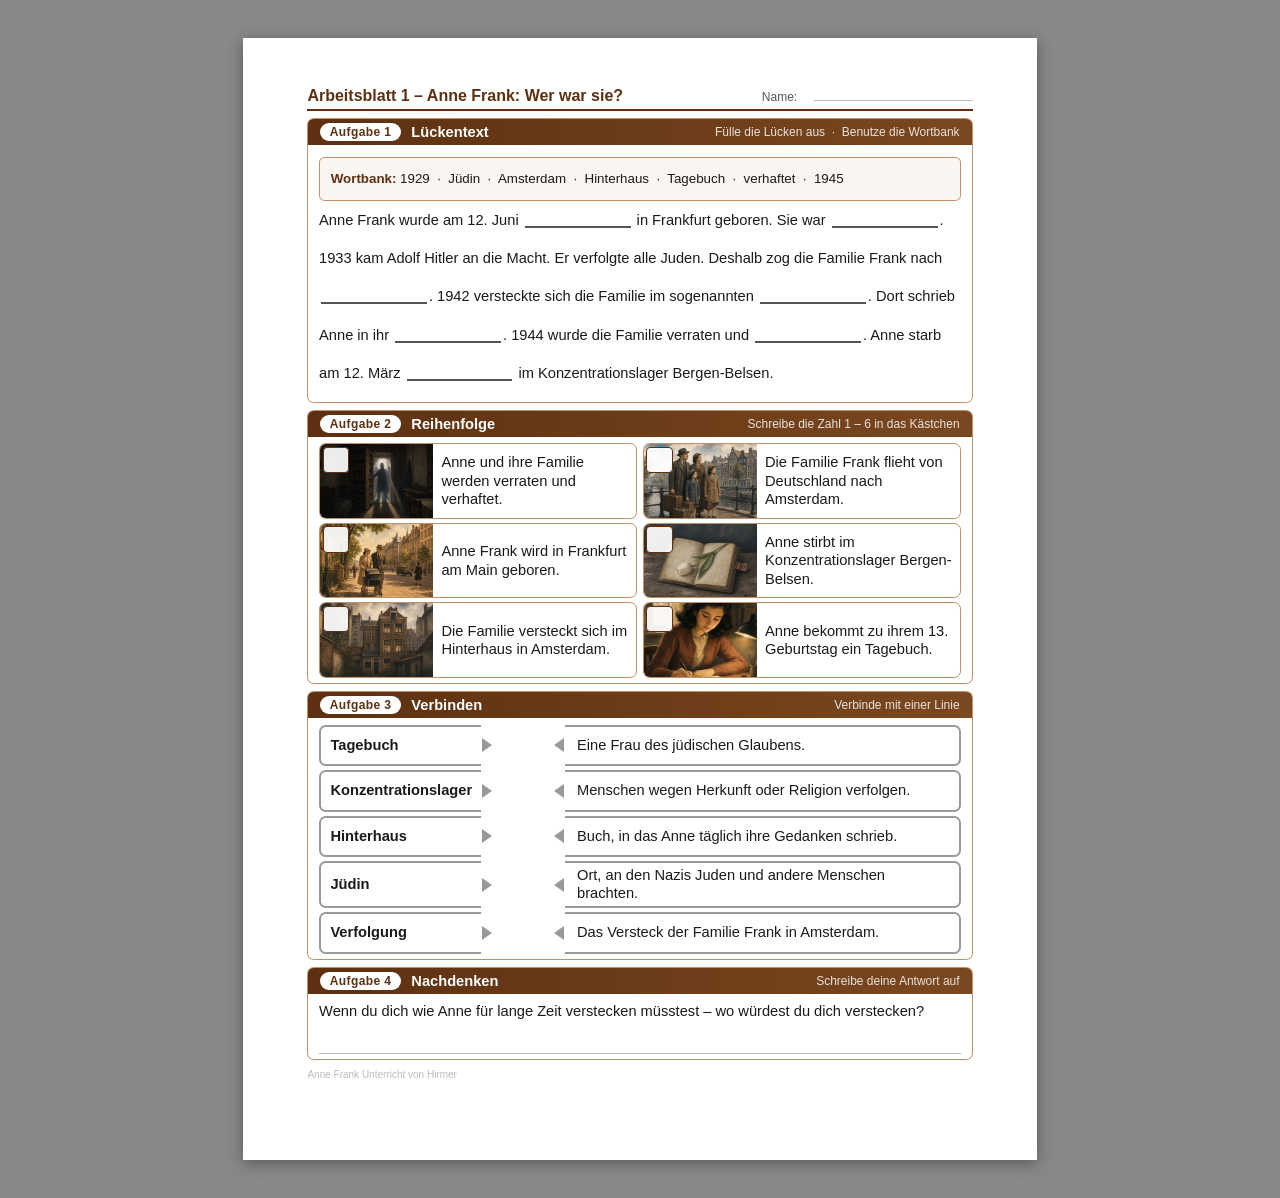
<file: Arbeitsblaetter/Html_AB1_AnneFrank_S.html>
<!DOCTYPE html>
<html lang="de">
<head>
  <meta charset="UTF-8">
  <title>AB 1 – Anne Frank: Wer war sie?</title>
  <style>
    @page { size: A4; margin: 0; }

    :root {
      --accent:        #5c3010;
      --accent-mid:    #7a4820;
      --accent-border: #c4906a;
      --accent-light:  #f2e4d8;
      --accent-bg:     #faf5f0;
    }

    *, *::before, *::after { box-sizing: border-box; margin: 0; padding: 0; }

    body {
      font-family: 'Helvetica Neue', Helvetica, Arial, sans-serif;
      font-size: 11pt;
      color: #1a1a1a;
      background: #888;
      padding: 10mm;
    }

    @media print {
      html, body { width: 210mm; height: 297mm; margin: 0; padding: 0; }
      .page {
        width: 210mm;
        height: 297mm;
        min-height: 297mm;
        max-height: 297mm;
        overflow: hidden;
        box-shadow: none;
        margin: 0;
      }
    }

    .page {
      width: 210mm;
      height: 297mm;
      min-height: 297mm;
      max-height: 297mm;
      overflow: hidden;
      box-sizing: border-box;
      background: white;
      margin: 0 auto;
      padding: 13mm 17mm 11mm 17mm;
      box-shadow: 0 3px 14px rgba(0,0,0,0.35);
    }

    /* ════════════════════════════════════════════════
       HEADER
    ════════════════════════════════════════════════ */
    .page-header {
      display: flex;
      justify-content: space-between;
      align-items: baseline;
      border-bottom: 2pt solid var(--accent);
      padding-bottom: 3pt;
      margin-bottom: 5pt;
    }

    .header-title {
      font-size: 12pt;
      font-weight: 700;
      color: var(--accent);
    }

    .header-fields {
      font-size: 9pt;
      color: #555;
      display: flex;
      gap: 8pt;
      align-items: baseline;
      flex-shrink: 0;
    }

    .field-l {
      border-bottom: 0.75pt solid #bbb;
      display: inline-block;
      min-width: 42mm;
      margin-left: 2pt;
    }

    .field-s {
      border-bottom: 0.75pt solid #bbb;
      display: inline-block;
      min-width: 18mm;
      margin-left: 2pt;
    }

    /* ════════════════════════════════════════════════
       TASK BOXES
    ════════════════════════════════════════════════ */
    .task-box {
      border: 1pt solid var(--accent-border);
      border-radius: 5pt;
      overflow: visible;
      margin-bottom: 5pt;
    }

    .task-head {
      background: linear-gradient(to right, var(--accent), var(--accent-mid));
      color: white;
      padding: 3pt 9pt;
      border-radius: 4pt 4pt 0 0;
      display: flex;
      align-items: center;
      gap: 8pt;
    }

    .task-nr {
      background: white;
      color: var(--accent);
      font-size: 9pt;
      font-weight: 800;
      padding: 1.5pt 7pt;
      border-radius: 8pt;
      flex-shrink: 0;
      letter-spacing: 0.3pt;
    }

    .task-title { font-weight: 700; font-size: 11pt; }
    .task-hint  { font-size: 9pt; opacity: 0.85; margin-left: auto; }

    .task-body { padding: 5pt 8pt 4pt; }

    /* ════════════════════════════════════════════════
       AUFGABE 1 – LÜCKENTEXT
    ════════════════════════════════════════════════ */
    .lueckentext-body { font-size: 11pt; line-height: 2.6; hyphens: auto; }

    .float-bild {
      float: right;
      width: 43mm;
      margin: 0 0 4pt 8pt;
      border-radius: 4pt;
      overflow: hidden;
      border: 1pt solid var(--accent-border);
    }

    .float-bild img { width: 100%; display: block; }

    .float-bild .bild-unter {
      background: var(--accent-light);
      padding: 2.5pt 5pt;
      font-size: 7.5pt;
      color: var(--accent);
      font-style: italic;
      text-align: center;
    }

    .wortbank {
      background: var(--accent-bg);
      border: 1pt solid var(--accent-border);
      border-radius: 4pt;
      padding: 3pt 8pt;
      font-size: 10pt;
      margin-top: 4pt;
      display: block;
      overflow: visible;
      clear: both;
    }

    .wortbank strong { color: var(--accent); font-size: 10pt; }

    .luecke {
      display: inline-block;
      border-bottom: 1.5pt solid #555;
      min-width: 28mm;
      height: 7mm;
      vertical-align: text-bottom;
      margin: 0 1.5pt;
    }

    p { margin-bottom: 3.5pt; }

    .clearfix::after { content: ""; display: table; clear: both; }

    /* ════════════════════════════════════════════════
       AUFGABE 2 – REIHENFOLGE (Bildkarten)
    ════════════════════════════════════════════════ */
    .tl-grid {
      display: grid;
      grid-template-columns: 1fr 1fr;
      gap: 4pt;
    }

    .tl-col { display: flex; flex-direction: column; gap: 3pt; }

    .tl-card {
      display: flex;
      align-items: stretch;
      height: 20mm;
      min-height: 20mm;
      border: 1pt solid var(--accent-border);
      border-radius: 5pt;
      overflow: hidden;
      background: #fff;
    }

    .tl-image-wrap {
      position: relative;
      width: 30mm;
      height: 20mm;
      flex: 0 0 30mm;
      overflow: hidden;
    }

    .tl-img {
      width: 100%;
      height: 100%;
      object-fit: cover;
      object-position: center center;
      display: block;
    }

    .tl-img.pos-top    { object-position: center 30%; }
    .tl-img.pos-bottom { object-position: center 70%; }

    .tl-number {
      position: absolute;
      top: 2pt;
      left: 2pt;
      width: 7mm;
      height: 7mm;
      border-radius: 3pt;
      background: rgba(255, 255, 255, 0.92);
      border: 1pt solid var(--accent);
      display: flex;
      align-items: center;
      justify-content: center;
      font-size: 12pt;
      font-weight: 700;
      color: transparent;
      z-index: 2;
    }

    .tl-text {
      flex: 1;
      padding: 4pt 6pt;
      font-size: 11pt;
      line-height: 1.25;
      display: flex;
      align-items: center;
    }

    /* ════════════════════════════════════════════════
       AUFGABE 3 – VERBINDEN (Pfeil-Karten)
    ════════════════════════════════════════════════ */
    .connect-layout {
      display: grid;
      grid-template-columns: max-content 20mm 1fr;
      gap: 3pt;
      align-items: stretch;
    }

    /* Begriff-Karte (links) – Pfeilspitze rechts */
    .card-b {
      background: white;
      border: 1.5pt solid #999;
      border-right: none;
      border-radius: 5pt 0 0 5pt;
      padding: 3pt 7pt;
      font-weight: 700;
      font-size: 11pt;
      color: #1a1a1a;
      display: flex;
      align-items: center;
      min-height: 11mm;
      line-height: 1.2;
      position: relative;
      z-index: 5;
    }

    .card-b::after {
      content: "";
      position: absolute;
      right: -8pt;
      top: 50%;
      transform: translateY(-50%);
      border-top: 5.5pt solid transparent;
      border-bottom: 5.5pt solid transparent;
      border-left: 8pt solid #999;
    }

    /* Erklärung-Karte (rechts) – Pfeilspitze links */
    .card-e {
      background: white;
      border: 1.5pt solid #999;
      border-left: none;
      border-radius: 0 5pt 5pt 0;
      padding: 3pt 7pt 3pt 9pt;
      font-size: 11pt;
      display: flex;
      align-items: center;
      min-height: 11mm;
      line-height: 1.2;
      position: relative;
      z-index: 5;
    }

    .card-e::before {
      content: "";
      position: absolute;
      left: -8pt;
      top: 50%;
      transform: translateY(-50%);
      border-top: 5.5pt solid transparent;
      border-bottom: 5.5pt solid transparent;
      border-right: 8pt solid #999;
    }

    /* ════════════════════════════════════════════════
       REFLEXIONSFRAGE
    ════════════════════════════════════════════════ */
    .reflex-question {
      font-size: 11pt;
      line-height: 1.45;
      margin-bottom: 4pt;
    }

    .reflex-line {
      display: block;
      border-bottom: 1pt solid #bbb;
      height: 7mm;
    }

    /* ════════════════════════════════════════════════
       FOOTER
    ════════════════════════════════════════════════ */
    .page-footer {
      margin-top: 7pt;
      font-size: 7.5pt;
      color: #bbb;
    }
  </style>
</head>
<body>
<div class="page">

  <!-- ── HEADER ──────────────────────────────────── -->
  <header class="page-header">
    <div class="header-title">Arbeitsblatt 1 – Anne Frank: Wer war sie?</div>
    <div class="header-fields">Name:&nbsp;<span class="field-l"></span></div>
  </header>


  <!-- ════════════════════════════════════════════════
       AUFGABE 1 – LÜCKENTEXT
  ════════════════════════════════════════════════ -->
  <div class="task-box">
    <div class="task-head">
      <span class="task-nr">Aufgabe 1</span>
      <span class="task-title">Lückentext</span>
      <span class="task-hint">Fülle die Lücken aus &nbsp;·&nbsp; Benutze die Wortbank</span>
    </div>
    <div class="task-body lueckentext-body clearfix">

      <div class="wortbank">
        <strong>Wortbank:</strong>
        1929 &nbsp;·&nbsp; Jüdin &nbsp;·&nbsp; Amsterdam &nbsp;·&nbsp; Hinterhaus &nbsp;·&nbsp; Tagebuch &nbsp;·&nbsp; verhaftet &nbsp;·&nbsp; 1945
      </div>

      <p>Anne Frank wurde am 12. Juni <span class="luecke"></span> in Frankfurt geboren. Sie war <span class="luecke"></span>. 1933 kam Adolf Hitler an die Macht. Er verfolgte alle Juden. Deshalb zog die Familie Frank nach <span class="luecke"></span>. 1942 versteckte sich die Familie im sogenannten <span class="luecke"></span>. Dort schrieb Anne in ihr <span class="luecke"></span>. 1944 wurde die Familie verraten und <span class="luecke"></span>. Anne starb am 12. März <span class="luecke"></span> im Konzentrationslager Bergen-Belsen.</p>

    </div>
  </div>


  <!-- ════════════════════════════════════════════════
       AUFGABE 2 – REIHENFOLGE
  ════════════════════════════════════════════════ -->
  <div class="task-box">
    <div class="task-head">
      <span class="task-nr">Aufgabe 2</span>
      <span class="task-title">Reihenfolge</span>
      <span class="task-hint">Schreibe die Zahl 1 – 6 in das Kästchen</span>
    </div>
    <div class="task-body">
      <div class="tl-grid">

        <div class="tl-col">
          <div class="tl-card">
            <div class="tl-image-wrap">
              <span class="tl-number"></span>
              <img class="tl-img" src="../images/anne-entdeckt-1944.png" alt="">
            </div>
            <div class="tl-text">Anne und ihre Familie werden verraten und verhaftet.</div>
          </div>
          <div class="tl-card">
            <div class="tl-image-wrap">
              <span class="tl-number"></span>
              <img class="tl-img" src="../images/anne-frankfurt-1929.png" alt="">
            </div>
            <div class="tl-text">Anne Frank wird in Frankfurt am Main geboren.</div>
          </div>
          <div class="tl-card">
            <div class="tl-image-wrap">
              <span class="tl-number"></span>
              <img class="tl-img" src="../images/anne-hinterhaus-1942.png" alt="">
            </div>
            <div class="tl-text">Die Familie versteckt sich im Hinterhaus in Amsterdam.</div>
          </div>
        </div>

        <div class="tl-col">
          <div class="tl-card">
            <div class="tl-image-wrap">
              <span class="tl-number"></span>
              <img class="tl-img" src="../images/anne-amsterdam-1933.png" alt="">
            </div>
            <div class="tl-text">Die Familie Frank flieht von Deutschland nach Amsterdam.</div>
          </div>
          <div class="tl-card">
            <div class="tl-image-wrap">
              <span class="tl-number"></span>
              <img class="tl-img" src="../images/anne-erinnerung-1945.png" alt="">
            </div>
            <div class="tl-text">Anne stirbt im Konzentrationslager Bergen-Belsen.</div>
          </div>
          <div class="tl-card">
            <div class="tl-image-wrap">
              <span class="tl-number"></span>
              <img class="tl-img" src="../images/anne-tagebuch.png" alt="">
            </div>
            <div class="tl-text">Anne bekommt zu ihrem 13. Geburtstag ein Tagebuch.</div>
          </div>
        </div>

      </div>
    </div>
  </div>


  <!-- ════════════════════════════════════════════════
       AUFGABE 3 – VERBINDEN
  ════════════════════════════════════════════════ -->
  <div class="task-box">
    <div class="task-head">
      <span class="task-nr">Aufgabe 3</span>
      <span class="task-title">Verbinden</span>
      <span class="task-hint">Verbinde mit einer Linie</span>
    </div>
    <div class="task-body">

      <div class="connect-layout">

        <div class="card-b" data-left="tagebuch">Tagebuch</div>
        <div></div>
        <div class="card-e" data-right="frau-juedisch">Eine Frau des jüdischen Glaubens.</div>

        <div class="card-b" data-left="konzentrationslager">Konzentrationslager</div>
        <div></div>
        <div class="card-e" data-right="verfolgung-erklaerung">Menschen wegen Herkunft oder Religion verfolgen.</div>

        <div class="card-b" data-left="hinterhaus">Hinterhaus</div>
        <div></div>
        <div class="card-e" data-right="tagebuch-erklaerung">Buch, in das Anne täglich ihre Gedanken schrieb.</div>

        <div class="card-b" data-left="juedin">Jüdin</div>
        <div></div>
        <div class="card-e" data-right="lager">Ort, an den Nazis Juden und andere Menschen brachten.</div>

        <div class="card-b" data-left="verfolgung">Verfolgung</div>
        <div></div>
        <div class="card-e" data-right="hinterhaus-erklaerung">Das Versteck der Familie Frank in Amsterdam.</div>

      </div>

    </div>
  </div>


  <!-- ════════════════════════════════════════════════
       REFLEXIONSFRAGE
  ════════════════════════════════════════════════ -->
  <div class="task-box">
    <div class="task-head">
      <span class="task-nr">Aufgabe 4</span>
      <span class="task-title">Nachdenken</span>
      <span class="task-hint">Schreibe deine Antwort auf</span>
    </div>
    <div class="task-body">
      <p class="reflex-question">Wenn du dich wie Anne für lange Zeit verstecken müsstest – wo würdest du dich verstecken?</p>
      <span class="reflex-line"></span>
    </div>
  </div>


  <footer class="page-footer">Anne Frank Unterricht von Hirmer</footer>

</div>
<script>if(new URLSearchParams(location.search).has('p'))window.addEventListener('load',()=>setTimeout(()=>window.print(),300));</script>
</body>
</html>
</file>
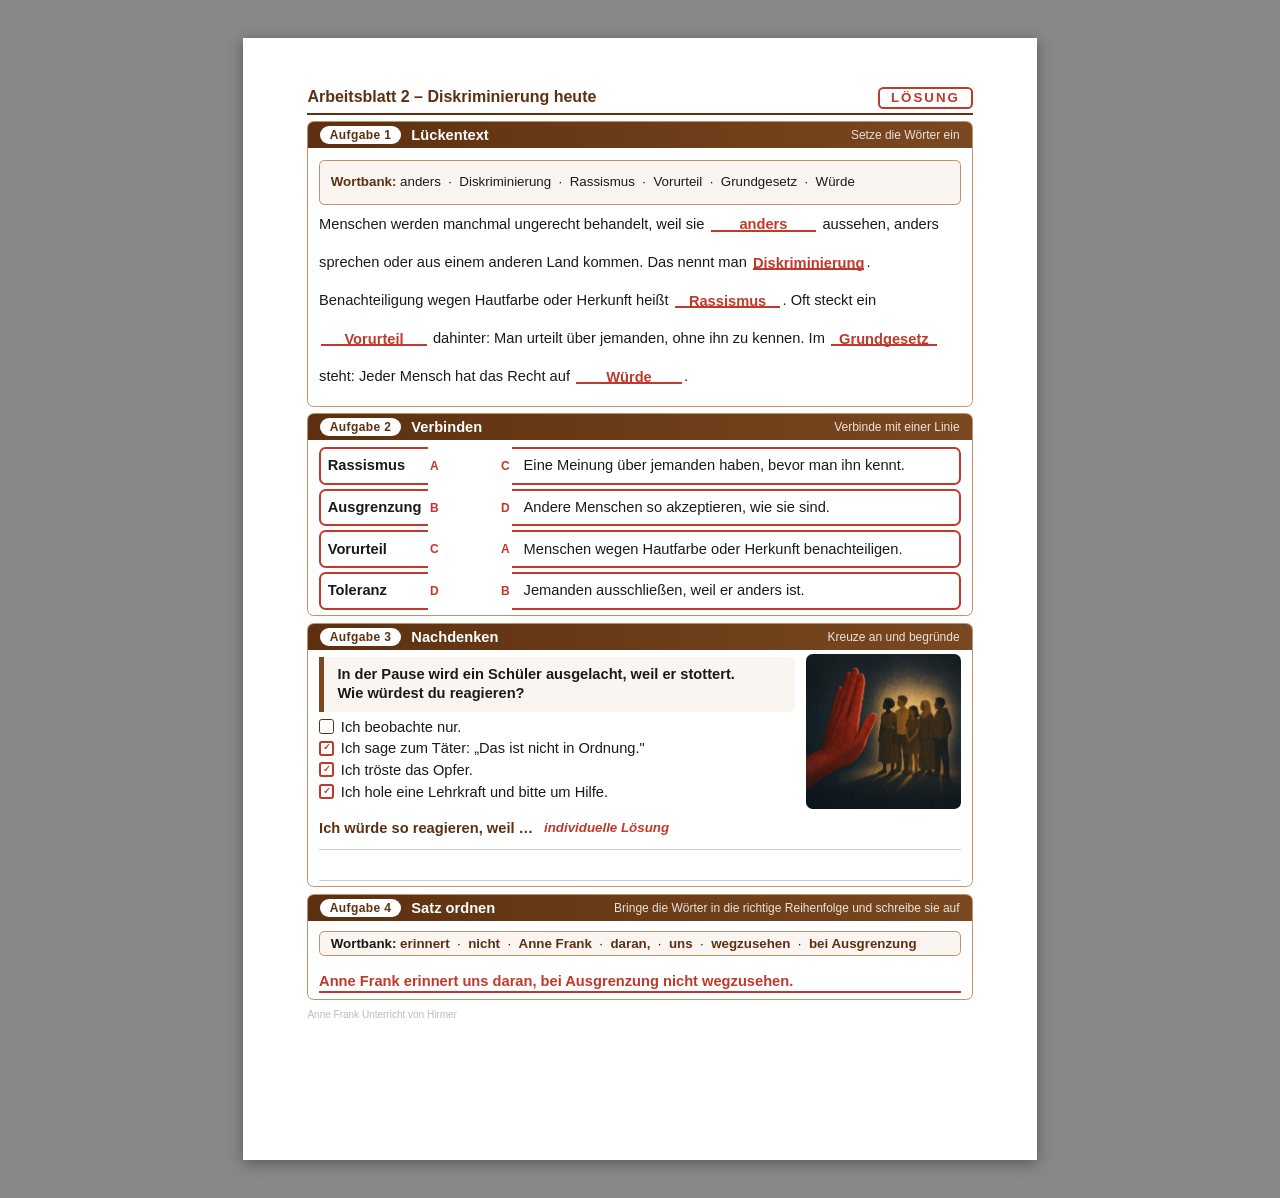
<file: Arbeitsblaetter/Html_AB2_Diskriminierung_L.html>
<!DOCTYPE html>
<html lang="de">
<head>
  <meta charset="UTF-8">
  <title>AB 2 – Diskriminierung heute – LÖSUNG</title>
  <style>
    @page { size: A4; margin: 0; }

    :root {
      --accent:        #7a4820;
      --accent-dark:   #5c3010;
      --accent-light:  #f2e4d8;
      --accent-border: #c4906a;
      --solution:      #c0392b;
      --ink:           #1a1a1a;
      --muted:         #777;
      --soft-bg:       #faf5f0;
    }

    *, *::before, *::after { box-sizing: border-box; margin: 0; padding: 0; }

    body {
      font-family: 'Helvetica Neue', Helvetica, Arial, sans-serif;
      font-size: 11pt;
      color: var(--ink);
      background: #888;
      padding: 10mm;
    }

    @media print {
      html, body { width: 210mm; height: 297mm; margin: 0; padding: 0; }
      .page { width: 210mm; height: 297mm; min-height: 297mm; max-height: 297mm; overflow: hidden; box-shadow: none; margin: 0; }
    }

    .page {
      width: 210mm;
      height: 297mm;
      min-height: 297mm;
      max-height: 297mm;
      overflow: hidden;
      box-sizing: border-box;
      background: white;
      margin: 0 auto;
      padding: 13mm 17mm 11mm 17mm;
      box-shadow: 0 3px 14px rgba(0,0,0,0.35);
    }

    /* ── Header ─────────────────────────────────────── */
    .page-header {
      display: flex;
      justify-content: space-between;
      align-items: baseline;
      border-bottom: 2pt solid var(--accent-dark);
      padding-bottom: 3pt;
      margin-bottom: 5pt;
    }

    .header-title {
      font-size: 12pt;
      font-weight: 700;
      color: var(--accent-dark);
    }

    .loesung-badge {
      font-size: 10pt;
      font-weight: 800;
      color: var(--solution);
      letter-spacing: 1.5pt;
      border: 1.5pt solid var(--solution);
      border-radius: 4pt;
      padding: 1pt 8pt;
      flex-shrink: 0;
    }

    /* ── Task Boxes ─────────────────────────────────── */
    .task-box {
      border: 1pt solid var(--accent-border);
      border-radius: 5pt;
      overflow: visible;
      margin-bottom: 5pt;
    }

    .task-head {
      background: linear-gradient(to right, var(--accent-dark), var(--accent));
      color: white;
      padding: 3pt 9pt;
      border-radius: 4pt 4pt 0 0;
      display: flex;
      align-items: center;
      gap: 8pt;
    }

    .task-nr {
      background: white;
      color: var(--accent-dark);
      font-size: 9pt;
      font-weight: 800;
      padding: 1.5pt 7pt;
      border-radius: 8pt;
      flex-shrink: 0;
      letter-spacing: 0.3pt;
    }

    .task-title { font-weight: 700; font-size: 11pt; }
    .task-hint  { font-size: 9pt; opacity: 0.85; margin-left: auto; }

    .task-body { padding: 5pt 8pt 4pt; }
    .task-body-flush { padding: 0 8pt 4pt; }

    /* ── Aufgabe 1 – Lückentext ─────────────────────── */
    .lueckentext-body { font-size: 11pt; line-height: 2.6; hyphens: auto; }

    .wortbank {
      background: var(--soft-bg);
      border: 1pt solid var(--accent-border);
      border-radius: 4pt;
      padding: 3pt 8pt;
      font-size: 10pt;
      margin-top: 4pt;
      display: block;
      overflow: visible;
      clear: both;
    }

    .wortbank strong { color: var(--accent-dark); font-size: 10pt; }

    p { margin-bottom: 3.5pt; }

    .luecke {
      display: inline-block;
      border-bottom: 1.5pt solid var(--solution);
      min-width: 28mm;
      height: 7mm;
      vertical-align: text-bottom;
      margin: 0 1.5pt;
      color: var(--solution);
      font-weight: 700;
      text-align: center;
    }

    .clearfix::after { content: ""; display: table; clear: both; }

    /* ── Aufgabe 2 – Verbinden ──────────────────────── */
    .connect-layout {
      display: grid;
      grid-template-columns: max-content 20mm 1fr;
      gap: 3pt;
      align-items: stretch;
    }

    .card-b {
      background: white;
      border: 1.5pt solid var(--solution);
      border-right: none;
      border-radius: 5pt 0 0 5pt;
      padding: 2pt 5pt;
      font-weight: 700;
      font-size: 11pt;
      color: #1a1a1a;
      display: flex;
      align-items: center;
      min-height: 10mm;
      line-height: 1.2;
      position: relative;
      z-index: 5;
    }

    .card-b::after {
      position: absolute;
      right: -8pt;
      top: 50%;
      transform: translateY(-50%);
      font-size: 9pt;
      font-weight: 800;
      color: var(--solution);
      line-height: 1;
    }

    .card-b.match-a::after,  .card-e.match-a::before { content: "A"; }
    .card-b.match-b::after,  .card-e.match-b::before { content: "B"; }
    .card-b.match-c::after,  .card-e.match-c::before { content: "C"; }
    .card-b.match-d::after,  .card-e.match-d::before { content: "D"; }

    .card-e {
      background: white;
      border: 1.5pt solid var(--solution);
      border-left: none;
      border-radius: 0 5pt 5pt 0;
      padding: 2pt 7pt 2pt 9pt;
      font-size: 11pt;
      display: flex;
      align-items: center;
      min-height: 10mm;
      line-height: 1.2;
      position: relative;
      z-index: 5;
    }

    .card-e::before {
      position: absolute;
      left: -8pt;
      top: 50%;
      transform: translateY(-50%);
      font-size: 9pt;
      font-weight: 800;
      color: var(--solution);
      line-height: 1;
    }

    /* ── Aufgabe 3 – Reflexion ──────────────────────── */
    .task3-layout {
      display: grid;
      grid-template-columns: 1fr 41mm;
      gap: 8pt;
      align-items: start;
      margin-top: 3pt;
      margin-bottom: 3mm;
    }

    .task3-left {
      min-width: 0;
      padding-top: 2pt;
    }

    .situation {
      background: var(--soft-bg);
      border-left: 4pt solid var(--accent);
      padding: 6pt 10pt;
      border-radius: 0 4pt 4pt 0;
      font-size: 11pt;
      font-weight: 600;
      line-height: 1.35;
      margin-top: 0;
      margin-bottom: 4pt;
    }

    .task3-image {
      width: 41mm;
      height: 41mm;
      object-fit: cover;
      object-position: center;
      border-radius: 5pt;
      display: block;
      margin-top: 0;
    }

    .checkbox-grid {
      display: grid;
      grid-template-columns: 1fr;
      gap: 2pt;
      font-size: 11pt;
      margin-bottom: 3pt;
    }

    .checkbox-grid label {
      display: flex;
      align-items: flex-start;
      gap: 5pt;
      line-height: 1.3;
    }

    .box {
      width: 4mm;
      height: 4mm;
      border: 1.2pt solid var(--accent-dark);
      border-radius: 2pt;
      display: inline-block;
      flex-shrink: 0;
      margin-top: 1pt;
    }

    .box-checked {
      width: 4mm;
      height: 4mm;
      border: 1.5pt solid var(--solution);
      border-radius: 2pt;
      display: inline-flex;
      align-items: center;
      justify-content: center;
      flex-shrink: 0;
      margin-top: 1pt;
      color: var(--solution);
      font-size: 7pt;
      font-weight: 900;
      line-height: 1;
    }

    .reason-line {
      margin-top: 0;
      border-bottom: 1pt solid #ccc;
      height: 8mm;
      display: flex;
      align-items: flex-start;
      font-size: 11pt;
      font-weight: 700;
      color: var(--accent-dark);
    }

    .reason-line span {
      background: white;
      padding-right: 4pt;
    }

    .individuelle-loesung {
      color: var(--solution);
      font-weight: 700;
      font-size: 10pt;
      font-style: italic;
      padding-left: 4pt;
    }

    .task3-lines {
      height: 8mm;
      border-bottom: 1pt solid #ccc;
      background: none;
      margin-bottom: 0;
    }

    /* ── Aufgabe 4 – Satz ordnen ────────────────────── */
    .word-cards {
      background: var(--soft-bg);
      border: 1pt solid var(--accent-border);
      border-radius: 4pt;
      padding: 3pt 8pt;
      font-size: 10pt;
      margin: 3pt 0 5pt;
      display: block;
    }

    .word-card {
      background: transparent;
      border: none;
      border-radius: 0;
      padding: 0;
      font-size: 10pt;
      font-weight: 700;
      color: var(--accent-dark);
    }

    .solution-sentence {
      border-bottom: 1.5pt solid var(--solution);
      height: 8mm;
      display: flex;
      align-items: flex-end;
      padding-bottom: 2pt;
      font-size: 11pt;
      font-weight: 700;
      color: var(--solution);
    }

    /* ── Footer ─────────────────────────────────────── */
    .page-footer {
      margin-top: 7pt;
      font-size: 7.5pt;
      color: #bbb;
    }
  </style>
</head>
<body>
<div class="page">

  <!-- ── HEADER ──────────────────────────────────── -->
  <header class="page-header">
    <div class="header-title">Arbeitsblatt 2 – Diskriminierung heute</div>
    <div class="loesung-badge">LÖSUNG</div>
  </header>


  <!-- ════════════════════════════════════════════════
       AUFGABE 1 – LÜCKENTEXT
  ════════════════════════════════════════════════ -->
  <div class="task-box">
    <div class="task-head">
      <span class="task-nr">Aufgabe 1</span>
      <span class="task-title">Lückentext</span>
      <span class="task-hint">Setze die Wörter ein</span>
    </div>
    <div class="task-body lueckentext-body clearfix">

      <div class="wortbank">
        <strong>Wortbank:</strong>
        anders &nbsp;·&nbsp; Diskriminierung &nbsp;·&nbsp; Rassismus &nbsp;·&nbsp; Vorurteil &nbsp;·&nbsp; Grundgesetz &nbsp;·&nbsp; Würde
      </div>

      <p>Menschen werden manchmal ungerecht behandelt, weil sie <span class="luecke">anders</span> aussehen, anders sprechen oder aus einem anderen Land kommen. Das nennt man <span class="luecke">Diskriminierung</span>. Benachteiligung wegen Hautfarbe oder Herkunft heißt <span class="luecke">Rassismus</span>. Oft steckt ein <span class="luecke">Vorurteil</span> dahinter: Man urteilt über jemanden, ohne ihn zu kennen. Im <span class="luecke">Grundgesetz</span> steht: Jeder Mensch hat das Recht auf <span class="luecke">Würde</span>.</p>

    </div>
  </div>


  <!-- ════════════════════════════════════════════════
       AUFGABE 2 – VERBINDEN
  ════════════════════════════════════════════════ -->
  <div class="task-box">
    <div class="task-head">
      <span class="task-nr">Aufgabe 2</span>
      <span class="task-title">Verbinden</span>
      <span class="task-hint">Verbinde mit einer Linie</span>
    </div>
    <div class="task-body">
      <div class="connect-layout">
        <div class="card-b match-a">Rassismus</div>
        <div></div>
        <div class="card-e match-c">Eine Meinung über jemanden haben, bevor man ihn kennt.</div>
        <div class="card-b match-b">Ausgrenzung</div>
        <div></div>
        <div class="card-e match-d">Andere Menschen so akzeptieren, wie sie sind.</div>
        <div class="card-b match-c">Vorurteil</div>
        <div></div>
        <div class="card-e match-a">Menschen wegen Hautfarbe oder Herkunft benachteiligen.</div>
        <div class="card-b match-d">Toleranz</div>
        <div></div>
        <div class="card-e match-b">Jemanden ausschließen, weil er anders ist.</div>
      </div>
    </div>
  </div>


  <!-- ════════════════════════════════════════════════
       AUFGABE 3 – REFLEXION
  ════════════════════════════════════════════════ -->
  <div class="task-box">
    <div class="task-head">
      <span class="task-nr">Aufgabe 3</span>
      <span class="task-title">Nachdenken</span>
      <span class="task-hint">Kreuze an und begründe</span>
    </div>
    <div class="task-body task-body-flush">

      <div class="task3-layout">
        <div class="task3-left">
          <div class="situation">
            In der Pause wird ein Schüler ausgelacht, weil er stottert.<br>Wie würdest du reagieren?
          </div>

          <div class="checkbox-grid">
            <label><span class="box"></span> Ich beobachte nur.</label>
            <label><span class="box-checked">✓</span> Ich sage zum Täter: „Das ist nicht in Ordnung."</label>
            <label><span class="box-checked">✓</span> Ich tröste das Opfer.</label>
            <label><span class="box-checked">✓</span> Ich hole eine Lehrkraft und bitte um Hilfe.</label>
          </div>
        </div>

        <img class="task3-image" src="../images/glossar-rassismus.png" alt="">
      </div>

      <div class="reason-line">
        <span>Ich würde so reagieren, weil …</span><span class="individuelle-loesung">individuelle Lösung</span>
      </div>
      <div class="task3-lines"></div>

    </div>
  </div>


  <!-- ════════════════════════════════════════════════
       AUFGABE 4 – SATZ ORDNEN
  ════════════════════════════════════════════════ -->
  <div class="task-box">
    <div class="task-head">
      <span class="task-nr">Aufgabe 4</span>
      <span class="task-title">Satz ordnen</span>
      <span class="task-hint">Bringe die Wörter in die richtige Reihenfolge und schreibe sie auf</span>
    </div>
    <div class="task-body">

      <div class="word-cards">
        <strong>Wortbank:</strong>
        <span class="word-card">erinnert</span> &nbsp;·&nbsp;
        <span class="word-card">nicht</span> &nbsp;·&nbsp;
        <span class="word-card">Anne&nbsp;Frank</span> &nbsp;·&nbsp;
        <span class="word-card">daran,</span> &nbsp;·&nbsp;
        <span class="word-card">uns</span> &nbsp;·&nbsp;
        <span class="word-card">wegzusehen</span> &nbsp;·&nbsp;
        <span class="word-card">bei&nbsp;Ausgrenzung</span>
      </div>

      <div class="solution-sentence">Anne Frank erinnert uns daran, bei Ausgrenzung nicht wegzusehen.</div>

    </div>
  </div>


  <footer class="page-footer">Anne Frank Unterricht von Hirmer</footer>

</div>
<script>if(new URLSearchParams(location.search).has('p'))window.addEventListener('load',()=>setTimeout(()=>window.print(),300));</script>
</body>
</html>
</file>
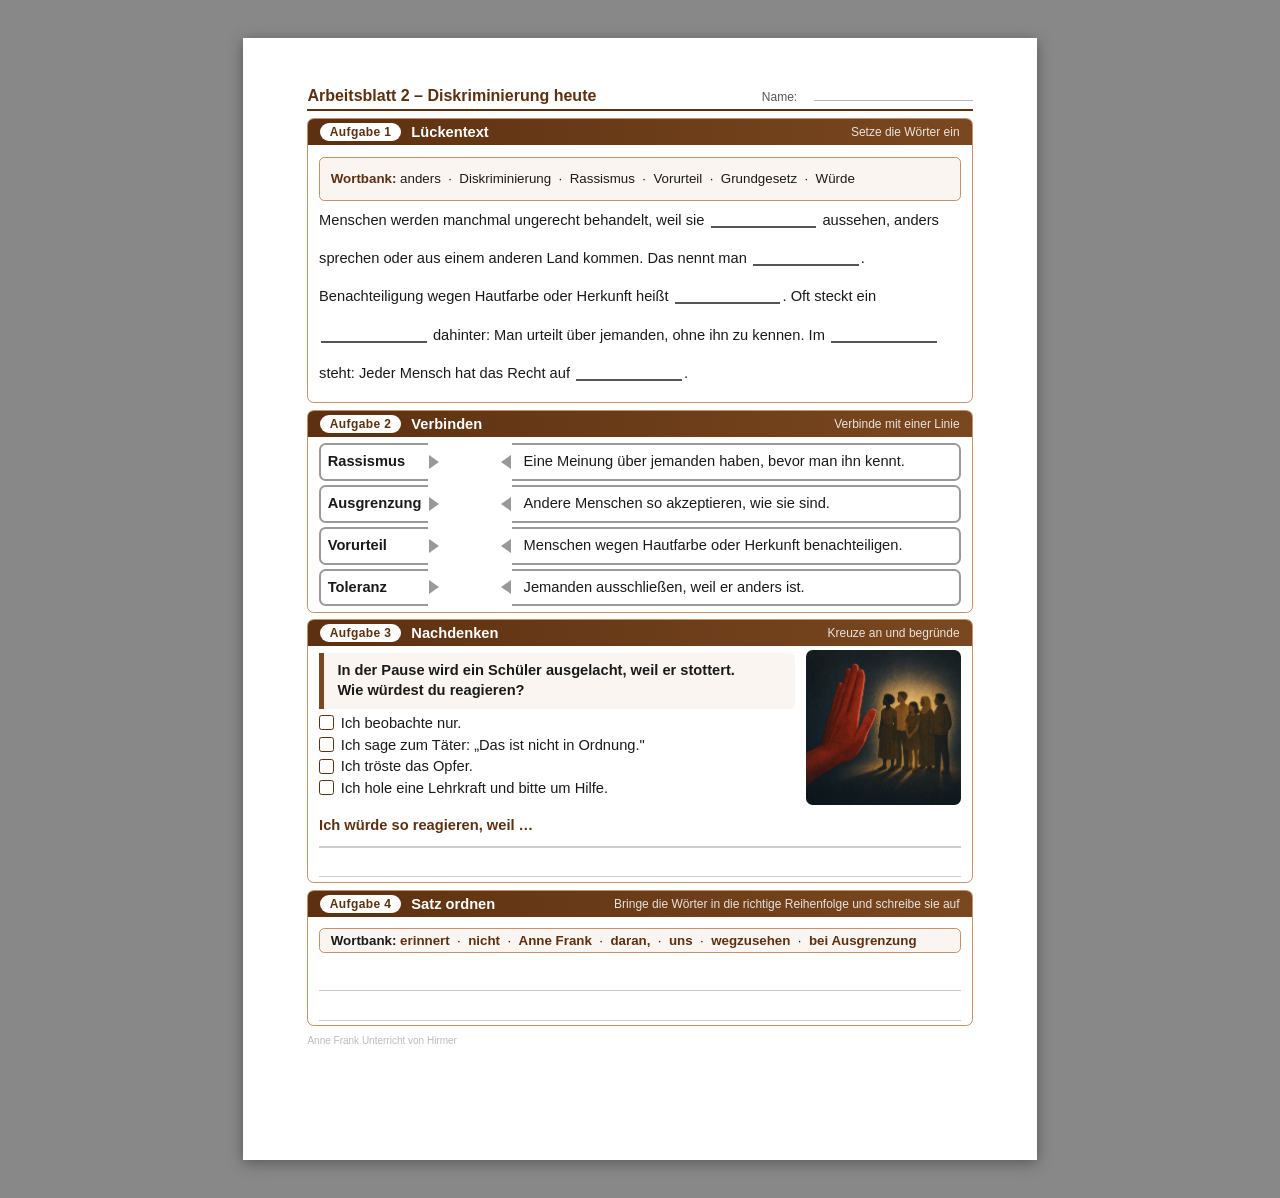
<file: Arbeitsblaetter/Html_AB2_Diskriminierung_S.html>
<!DOCTYPE html>
<html lang="de">
<head>
  <meta charset="UTF-8">
  <title>AB 2 – Diskriminierung heute</title>
  <style>
    @page { size: A4; margin: 0; }

    :root {
      --accent:        #7a4820;
      --accent-dark:   #5c3010;
      --accent-light:  #f2e4d8;
      --accent-border: #c4906a;
      --solution:      #c0392b;
      --ink:           #1a1a1a;
      --muted:         #777;
      --soft-bg:       #faf5f0;
    }

    *, *::before, *::after { box-sizing: border-box; margin: 0; padding: 0; }

    body {
      font-family: 'Helvetica Neue', Helvetica, Arial, sans-serif;
      font-size: 11pt;
      color: var(--ink);
      background: #888;
      padding: 10mm;
    }

    @media print {
      html, body { width: 210mm; height: 297mm; margin: 0; padding: 0; }
      .page { width: 210mm; height: 297mm; min-height: 297mm; max-height: 297mm; overflow: hidden; box-shadow: none; margin: 0; }
    }

    .page {
      width: 210mm;
      height: 297mm;
      min-height: 297mm;
      max-height: 297mm;
      overflow: hidden;
      box-sizing: border-box;
      background: white;
      margin: 0 auto;
      padding: 13mm 17mm 11mm 17mm;
      box-shadow: 0 3px 14px rgba(0,0,0,0.35);
    }

    /* ── Header ─────────────────────────────────────── */
    .page-header {
      display: flex;
      justify-content: space-between;
      align-items: baseline;
      border-bottom: 2pt solid var(--accent-dark);
      padding-bottom: 3pt;
      margin-bottom: 5pt;
    }

    .header-title {
      font-size: 12pt;
      font-weight: 700;
      color: var(--accent-dark);
    }

    .header-fields {
      font-size: 9pt;
      color: #555;
      display: flex;
      gap: 8pt;
      align-items: baseline;
      flex-shrink: 0;
    }

    .field-l {
      border-bottom: 0.75pt solid #bbb;
      display: inline-block;
      min-width: 42mm;
      margin-left: 2pt;
    }

    .field-s {
      border-bottom: 0.75pt solid #bbb;
      display: inline-block;
      min-width: 18mm;
      margin-left: 2pt;
    }

    /* ── Task Boxes ─────────────────────────────────── */
    .task-box {
      border: 1pt solid var(--accent-border);
      border-radius: 5pt;
      overflow: visible;
      margin-bottom: 5pt;
    }

    .task-head {
      background: linear-gradient(to right, var(--accent-dark), var(--accent));
      color: white;
      padding: 3pt 9pt;
      border-radius: 4pt 4pt 0 0;
      display: flex;
      align-items: center;
      gap: 8pt;
    }

    .task-nr {
      background: white;
      color: var(--accent-dark);
      font-size: 9pt;
      font-weight: 800;
      padding: 1.5pt 7pt;
      border-radius: 8pt;
      flex-shrink: 0;
      letter-spacing: 0.3pt;
    }

    .task-title { font-weight: 700; font-size: 11pt; }
    .task-hint  { font-size: 9pt; opacity: 0.85; margin-left: auto; }

    .task-body { padding: 5pt 8pt 4pt; }
    .task-body-flush { padding: 0 8pt 4pt; }

    /* ── Aufgabe 1 – Lückentext ─────────────────────── */
    .lueckentext-body { font-size: 11pt; line-height: 2.6; hyphens: auto; }

    .wortbank {
      background: var(--soft-bg);
      border: 1pt solid var(--accent-border);
      border-radius: 4pt;
      padding: 3pt 8pt;
      font-size: 10pt;
      margin-top: 4pt;
      display: block;
      overflow: visible;
      clear: both;
    }

    .wortbank strong { color: var(--accent-dark); font-size: 10pt; }

    p { margin-bottom: 3.5pt; }

    .luecke {
      display: inline-block;
      border-bottom: 1.5pt solid #555;
      min-width: 28mm;
      height: 7mm;
      vertical-align: text-bottom;
      margin: 0 1.5pt;
    }

    .clearfix::after { content: ""; display: table; clear: both; }

    /* ── Aufgabe 2 – Verbinden ──────────────────────── */
    .connect-layout {
      display: grid;
      grid-template-columns: max-content 20mm 1fr;
      gap: 3pt;
      align-items: stretch;
    }

    .card-b {
      background: white;
      border: 1.5pt solid #999;
      border-right: none;
      border-radius: 5pt 0 0 5pt;
      padding: 2pt 5pt;
      font-weight: 700;
      font-size: 11pt;
      color: #1a1a1a;
      display: flex;
      align-items: center;
      min-height: 10mm;
      line-height: 1.2;
      position: relative;
      z-index: 5;
    }

    .card-b::after {
      content: "";
      position: absolute;
      right: -8pt;
      top: 50%;
      transform: translateY(-50%);
      border-top: 5.5pt solid transparent;
      border-bottom: 5.5pt solid transparent;
      border-left: 8pt solid #999;
    }

    .card-e {
      background: white;
      border: 1.5pt solid #999;
      border-left: none;
      border-radius: 0 5pt 5pt 0;
      padding: 2pt 7pt 2pt 9pt;
      font-size: 11pt;
      display: flex;
      align-items: center;
      min-height: 10mm;
      line-height: 1.2;
      position: relative;
      z-index: 5;
    }

    .card-e::before {
      content: "";
      position: absolute;
      left: -8pt;
      top: 50%;
      transform: translateY(-50%);
      border-top: 5.5pt solid transparent;
      border-bottom: 5.5pt solid transparent;
      border-right: 8pt solid #999;
    }

    /* ── Aufgabe 3 – Reflexion ──────────────────────── */
    .task3-layout {
      display: grid;
      grid-template-columns: 1fr 41mm;
      gap: 8pt;
      align-items: start;
      margin-top: 3pt;
      margin-bottom: 3mm;
    }

    .task3-left {
      min-width: 0;
      padding-top: 2pt;
    }

    .situation {
      background: var(--soft-bg);
      border-left: 4pt solid var(--accent);
      padding: 6pt 10pt;
      border-radius: 0 4pt 4pt 0;
      font-size: 11pt;
      font-weight: 600;
      line-height: 1.35;
      margin-top: 0;
      margin-bottom: 4pt;
    }

    .task3-image {
      width: 41mm;
      height: 41mm;
      object-fit: cover;
      object-position: center;
      border-radius: 5pt;
      display: block;
      margin-top: 0;
    }

    .checkbox-grid {
      display: grid;
      grid-template-columns: 1fr;
      gap: 2pt;
      font-size: 11pt;
      margin-bottom: 3pt;
    }

    .checkbox-grid label {
      display: flex;
      align-items: flex-start;
      gap: 5pt;
      line-height: 1.3;
    }

    .box {
      width: 4mm;
      height: 4mm;
      border: 1.2pt solid var(--accent-dark);
      border-radius: 2pt;
      display: inline-block;
      flex-shrink: 0;
      margin-top: 1pt;
    }

    .other-line {
      font-size: 11pt;
      margin-bottom: 3pt;
      display: flex;
      align-items: center;
      gap: 5pt;
    }

    .write-line {
      flex: 1;
      border-bottom: 1pt solid #777;
      height: 10pt;
    }

    .write-question {
      font-size: 11pt;
      font-weight: 700;
      color: var(--accent-dark);
      margin-top: 2pt;
      margin-bottom: 2pt;
    }

    .reason-line {
      margin-top: 0;
      border-bottom: 1pt solid #ccc;
      height: 8mm;
      display: flex;
      align-items: flex-start;
      font-size: 11pt;
      font-weight: 700;
      color: var(--accent-dark);
    }

    .reason-line span {
      background: white;
      padding-right: 4pt;
    }

    .task3-lines {
      height: 8mm;
      border-bottom: 1pt solid #ccc;
      background: none;
      margin-bottom: 0;
    }

    .sentence-start {
      font-size: 9.5pt;
      font-style: italic;
      color: var(--muted);
      margin-bottom: 1pt;
      padding-left: 2pt;
    }

    .lines {
      border-top: 1pt solid #ccc;
      background:
        repeating-linear-gradient(
          to bottom,
          transparent 0,
          transparent calc(9mm - 0.5pt),
          #ccc calc(9mm - 0.5pt),
          #ccc 9mm
        );
    }

    .lines-4 { height: 36mm; }
    .lines-3 { height: 27mm; }
    .lines-2 { height: 16mm; }

    .task4-lines {
      height: 16mm;
      position: relative;
    }

    .task4-lines::before,
    .task4-lines::after {
      content: "";
      position: absolute;
      left: 0;
      right: 0;
      border-bottom: 1pt solid #ccc;
    }

    .task4-lines::before { top: 8mm; }
    .task4-lines::after  { top: 16mm; }

    /* ── Aufgabe 4 – Satz ordnen ────────────────────── */
    .word-cards {
      background: var(--soft-bg);
      border: 1pt solid var(--accent-border);
      border-radius: 4pt;
      padding: 3pt 8pt;
      font-size: 10pt;
      margin: 3pt 0 5pt;
      display: block;
    }

    .word-card {
      background: transparent;
      border: none;
      border-radius: 0;
      padding: 0;
      font-size: 10pt;
      font-weight: 700;
      color: var(--accent-dark);
    }

    .answer-line {
      border-bottom: 1.2pt solid #777;
      width: 100%;
      height: 6mm;
      display: block;
      margin-top: 2pt;
    }

    /* ── Footer ─────────────────────────────────────── */
    .page-footer {
      margin-top: 7pt;
      font-size: 7.5pt;
      color: #bbb;
    }
  </style>
</head>
<body>
<div class="page">

  <!-- ── HEADER ──────────────────────────────────── -->
  <header class="page-header">
    <div class="header-title">Arbeitsblatt 2 – Diskriminierung heute</div>
    <div class="header-fields">Name:&nbsp;<span class="field-l"></span></div>
  </header>


  <!-- ════════════════════════════════════════════════
       AUFGABE 1 – LÜCKENTEXT
  ════════════════════════════════════════════════ -->
  <div class="task-box">
    <div class="task-head">
      <span class="task-nr">Aufgabe 1</span>
      <span class="task-title">Lückentext</span>
      <span class="task-hint">Setze die Wörter ein</span>
    </div>
    <div class="task-body lueckentext-body clearfix">

      <div class="wortbank">
        <strong>Wortbank:</strong>
        anders &nbsp;·&nbsp; Diskriminierung &nbsp;·&nbsp; Rassismus &nbsp;·&nbsp; Vorurteil &nbsp;·&nbsp; Grundgesetz &nbsp;·&nbsp; Würde
      </div>

      <p>Menschen werden manchmal ungerecht behandelt, weil sie <span class="luecke"></span> aussehen, anders sprechen oder aus einem anderen Land kommen. Das nennt man <span class="luecke"></span>. Benachteiligung wegen Hautfarbe oder Herkunft heißt <span class="luecke"></span>. Oft steckt ein <span class="luecke"></span> dahinter: Man urteilt über jemanden, ohne ihn zu kennen. Im <span class="luecke"></span> steht: Jeder Mensch hat das Recht auf <span class="luecke"></span>.</p>

    </div>
  </div>


  <!-- ════════════════════════════════════════════════
       AUFGABE 2 – VERBINDEN
  ════════════════════════════════════════════════ -->
  <div class="task-box">
    <div class="task-head">
      <span class="task-nr">Aufgabe 2</span>
      <span class="task-title">Verbinden</span>
      <span class="task-hint">Verbinde mit einer Linie</span>
    </div>
    <div class="task-body">
      <div class="connect-layout">

        <div class="card-b">Rassismus</div>
        <div></div>
        <div class="card-e">Eine Meinung über jemanden haben, bevor man ihn kennt.</div>

        <div class="card-b">Ausgrenzung</div>
        <div></div>
        <div class="card-e">Andere Menschen so akzeptieren, wie sie sind.</div>

        <div class="card-b">Vorurteil</div>
        <div></div>
        <div class="card-e">Menschen wegen Hautfarbe oder Herkunft benachteiligen.</div>

        <div class="card-b">Toleranz</div>
        <div></div>
        <div class="card-e">Jemanden ausschließen, weil er anders ist.</div>

      </div>
    </div>
  </div>


  <!-- ════════════════════════════════════════════════
       AUFGABE 3 – REFLEXION
  ════════════════════════════════════════════════ -->
  <div class="task-box">
    <div class="task-head">
      <span class="task-nr">Aufgabe 3</span>
      <span class="task-title">Nachdenken</span>
      <span class="task-hint">Kreuze an und begründe</span>
    </div>
    <div class="task-body task-body-flush">

      <div class="task3-layout">
        <div class="task3-left">
          <div class="situation">
            In der Pause wird ein Schüler ausgelacht, weil er stottert.<br>Wie würdest du reagieren?
          </div>

          <div class="checkbox-grid">
            <label><span class="box"></span> Ich beobachte nur.</label>
            <label><span class="box"></span> Ich sage zum Täter: „Das ist nicht in Ordnung."</label>
            <label><span class="box"></span> Ich tröste das Opfer.</label>
            <label><span class="box"></span> Ich hole eine Lehrkraft und bitte um Hilfe.</label>
          </div>
        </div>

        <img class="task3-image" src="../images/glossar-rassismus.png" alt="">
      </div>

      <div class="reason-line">
        <span>Ich würde so reagieren, weil …</span>
      </div>
      <div class="lines task3-lines"></div>

    </div>
  </div>


  <!-- ════════════════════════════════════════════════
       AUFGABE 4 – SATZ ORDNEN
  ════════════════════════════════════════════════ -->
  <div class="task-box">
    <div class="task-head">
      <span class="task-nr">Aufgabe 4</span>
      <span class="task-title">Satz ordnen</span>
      <span class="task-hint">Bringe die Wörter in die richtige Reihenfolge und schreibe sie auf</span>
    </div>
    <div class="task-body">

      <div class="word-cards">
        <strong>Wortbank:</strong>
        <span class="word-card">erinnert</span> &nbsp;·&nbsp;
        <span class="word-card">nicht</span> &nbsp;·&nbsp;
        <span class="word-card">Anne&nbsp;Frank</span> &nbsp;·&nbsp;
        <span class="word-card">daran,</span> &nbsp;·&nbsp;
        <span class="word-card">uns</span> &nbsp;·&nbsp;
        <span class="word-card">wegzusehen</span> &nbsp;·&nbsp;
        <span class="word-card">bei&nbsp;Ausgrenzung</span>
      </div>

      <div class="task4-lines"></div>

    </div>
  </div>


  <footer class="page-footer">Anne Frank Unterricht von Hirmer</footer>

</div>
<script>if(new URLSearchParams(location.search).has('p'))window.addEventListener('load',()=>setTimeout(()=>window.print(),300));</script>
</body>
</html>
</file>
